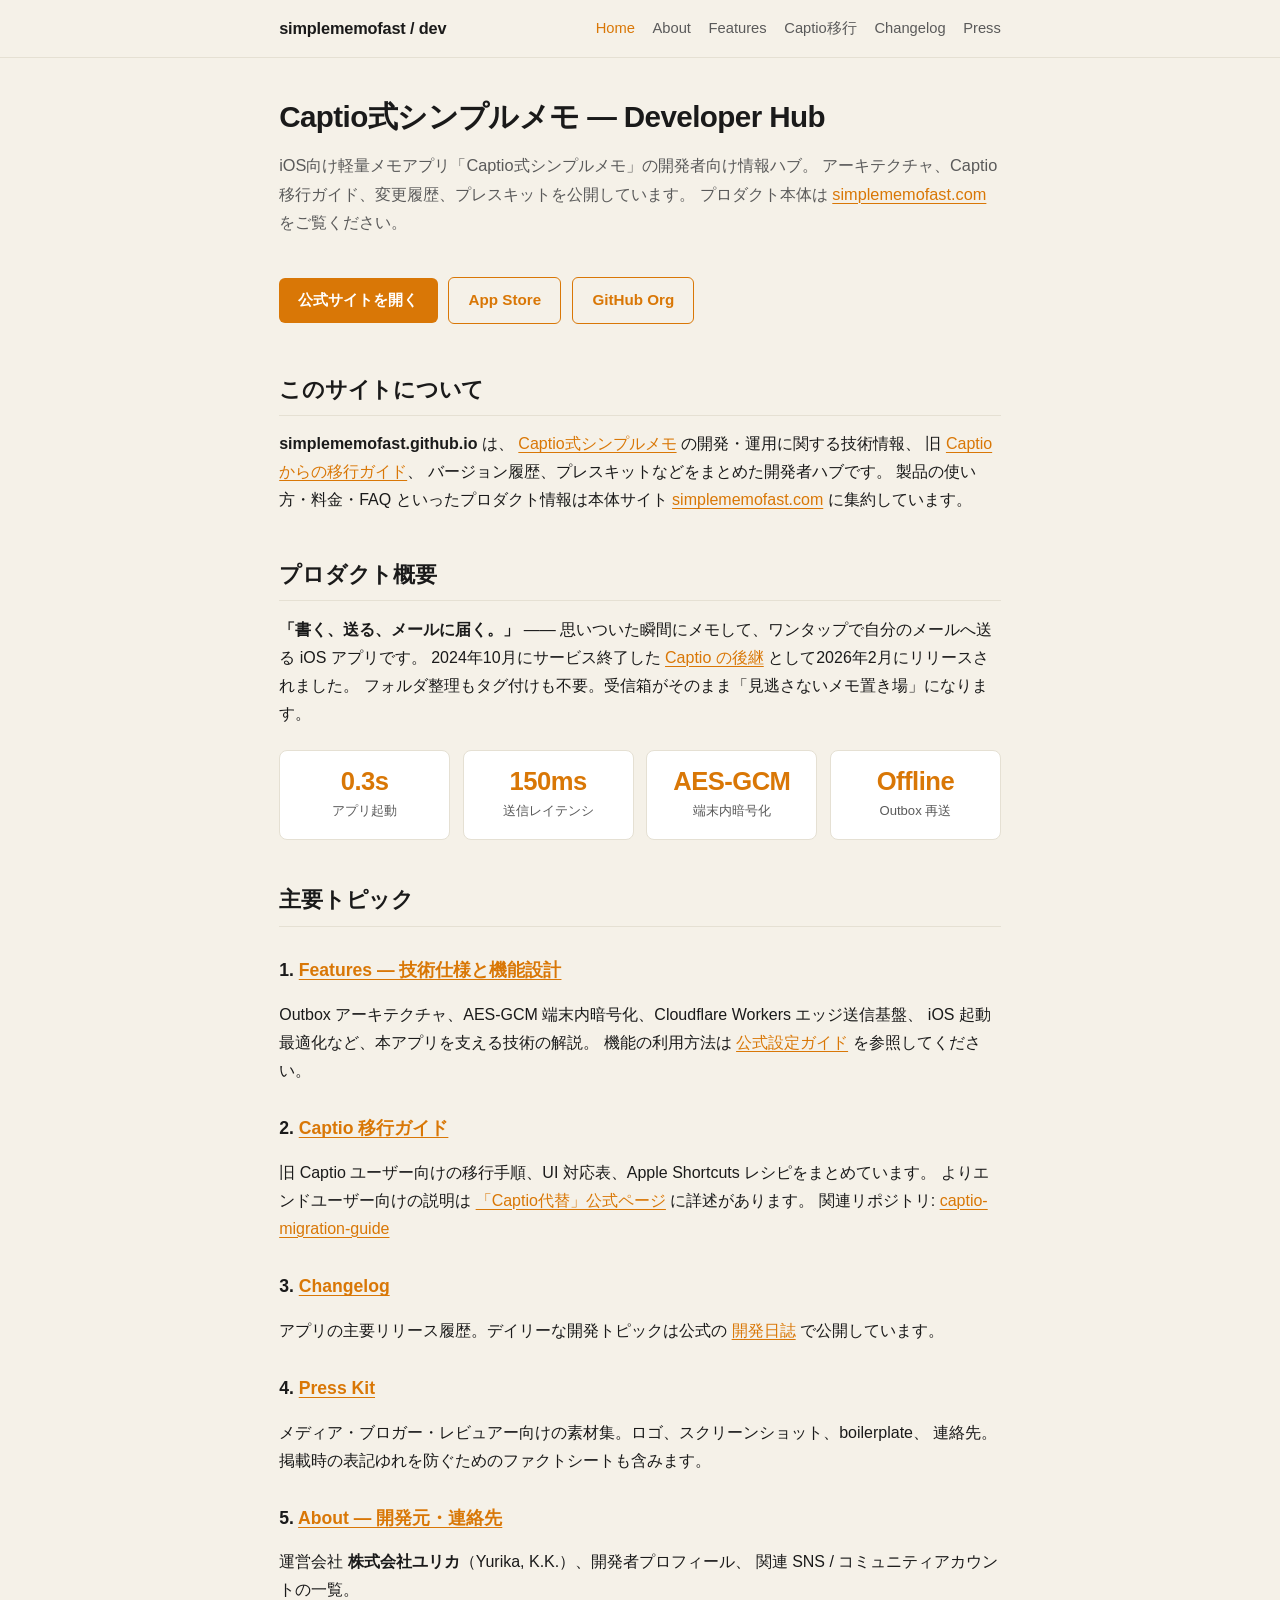
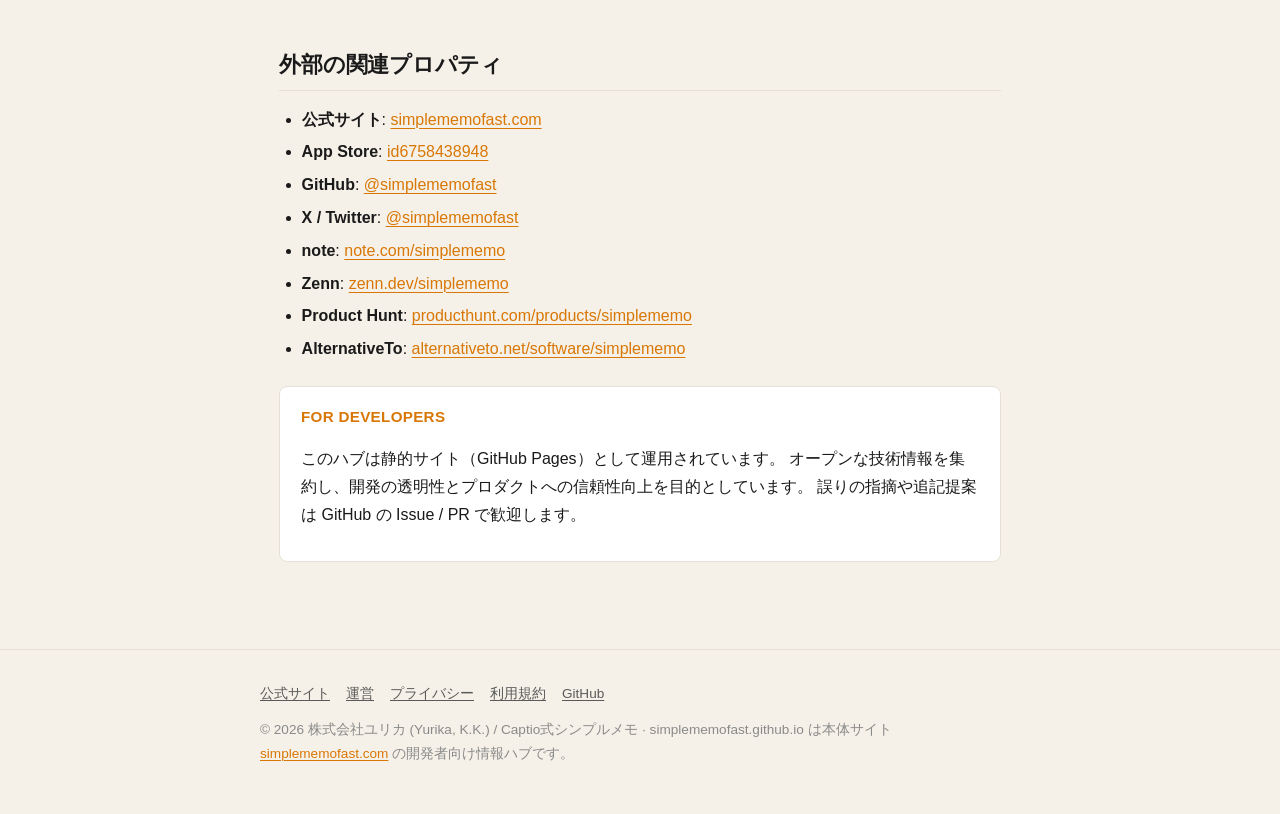
<file: index.html>
<!DOCTYPE html>
<html lang="ja">
<head>
<meta charset="UTF-8">
<meta name="viewport" content="width=device-width, initial-scale=1, viewport-fit=cover">
<title>Captio式シンプルメモ — Developer Hub | simplememofast</title>
<meta name="description" content="iOS向け軽量メモアプリ「Captio式シンプルメモ」の開発者ハブ。アーキテクチャ解説、Captio移行ガイド、変更履歴、プレスキット、技術スタック (Swift / UIKit / Cloudflare Workers) を公開しています。">
<meta name="robots" content="index,follow,max-image-preview:large,max-snippet:-1">
<link rel="canonical" href="https://simplememofast.github.io/">
<link rel="alternate" hreflang="ja" href="https://simplememofast.github.io/">
<link rel="alternate" hreflang="x-default" href="https://simplememofast.github.io/">

<meta property="og:type" content="website">
<meta property="og:locale" content="ja_JP">
<meta property="og:title" content="Captio式シンプルメモ — Developer Hub">
<meta property="og:description" content="iOS向け軽量メモアプリ「Captio式シンプルメモ」の開発者ハブ。アーキテクチャ、移行ガイド、変更履歴、プレスキットを公開。">
<meta property="og:url" content="https://simplememofast.github.io/">
<meta property="og:site_name" content="simplememofast — Developer Hub">
<meta property="og:image" content="https://simplememofast.com/assets/img/og/index.png">
<meta name="twitter:card" content="summary_large_image">
<meta name="twitter:site" content="@simplememofast">

<link rel="stylesheet" href="/assets/css/style.css">

<script type="application/ld+json">
{
  "@context": "https://schema.org",
  "@type": "SoftwareApplication",
  "name": "Captio式シンプルメモ",
  "alternateName": ["Simple Memo Fast", "軽快シンプルメモ"],
  "applicationCategory": "ProductivityApplication",
  "operatingSystem": "iOS 16+",
  "url": "https://simplememofast.com/",
  "sameAs": [
    "https://github.com/simplememofast",
    "https://x.com/simplememofast",
    "https://note.com/simplememo",
    "https://zenn.dev/simplememo",
    "https://www.producthunt.com/products/simplememo",
    "https://alternativeto.net/software/simplememo/"
  ],
  "downloadUrl": "https://apps.apple.com/jp/app/id6758438948",
  "offers": [
    { "@type": "Offer", "name": "Free", "price": "0", "priceCurrency": "JPY" },
    { "@type": "Offer", "name": "Premium 月額", "price": "500", "priceCurrency": "JPY" },
    { "@type": "Offer", "name": "Premium 年額", "price": "5000", "priceCurrency": "JPY" }
  ],
  "publisher": {
    "@type": "Organization",
    "name": "株式会社ユリカ",
    "alternateName": "Yurika, K.K.",
    "url": "https://simplememofast.com/about/"
  }
}
</script>

<script type="application/ld+json">
{
  "@context": "https://schema.org",
  "@type": "WebSite",
  "name": "simplememofast — Developer Hub",
  "url": "https://simplememofast.github.io/",
  "publisher": {
    "@type": "Organization",
    "name": "株式会社ユリカ",
    "url": "https://simplememofast.com/about/"
  }
}
</script>
</head>
<body>

<header class="site-header">
  <div class="inner">
    <a href="/" class="brand">simplememofast / dev</a>
    <nav>
      <a href="/" aria-current="page">Home</a>
      <a href="/about.html">About</a>
      <a href="/features.html">Features</a>
      <a href="/captio-migration.html">Captio移行</a>
      <a href="/changelog.html">Changelog</a>
      <a href="/press.html">Press</a>
    </nav>
  </div>
</header>

<main>
  <article>
    <header class="page-header">
      <h1>Captio式シンプルメモ — Developer Hub</h1>
      <p class="lead">
        iOS向け軽量メモアプリ「Captio式シンプルメモ」の開発者向け情報ハブ。
        アーキテクチャ、Captio 移行ガイド、変更履歴、プレスキットを公開しています。
        プロダクト本体は <a href="https://simplememofast.com/">simplememofast.com</a> をご覧ください。
      </p>
    </header>

    <p>
      <a class="btn" href="https://simplememofast.com/">公式サイトを開く</a>
      <a class="btn secondary" href="https://apps.apple.com/jp/app/id6758438948">App Store</a>
      <a class="btn secondary" href="https://github.com/simplememofast">GitHub Org</a>
    </p>

    <h2>このサイトについて</h2>
    <p>
      <strong>simplememofast.github.io</strong> は、
      <a href="https://simplememofast.com/">Captio式シンプルメモ</a> の開発・運用に関する技術情報、
      旧 <a href="https://simplememofast.com/captio-alternative/">Captio からの移行ガイド</a>、
      バージョン履歴、プレスキットなどをまとめた開発者ハブです。
      製品の使い方・料金・FAQ といったプロダクト情報は本体サイト
      <a href="https://simplememofast.com/">simplememofast.com</a> に集約しています。
    </p>

    <h2>プロダクト概要</h2>
    <p>
      <strong>「書く、送る、メールに届く。」</strong> ——
      思いついた瞬間にメモして、ワンタップで自分のメールへ送る iOS アプリです。
      2024年10月にサービス終了した <a href="https://simplememofast.com/blog/captio-discontinued">Captio の後継</a> として2026年2月にリリースされました。
      フォルダ整理もタグ付けも不要。受信箱がそのまま「見逃さないメモ置き場」になります。
    </p>

    <div class="stat-grid">
      <div class="stat">
        <div class="stat-num">0.3s</div>
        <div class="stat-label">アプリ起動</div>
      </div>
      <div class="stat">
        <div class="stat-num">150ms</div>
        <div class="stat-label">送信レイテンシ</div>
      </div>
      <div class="stat">
        <div class="stat-num">AES-GCM</div>
        <div class="stat-label">端末内暗号化</div>
      </div>
      <div class="stat">
        <div class="stat-num">Offline</div>
        <div class="stat-label">Outbox 再送</div>
      </div>
    </div>

    <h2>主要トピック</h2>

    <h3>1. <a href="/features.html">Features — 技術仕様と機能設計</a></h3>
    <p>
      Outbox アーキテクチャ、AES-GCM 端末内暗号化、Cloudflare Workers エッジ送信基盤、
      iOS 起動最適化など、本アプリを支える技術の解説。
      機能の利用方法は <a href="https://simplememofast.com/guides/">公式設定ガイド</a> を参照してください。
    </p>

    <h3>2. <a href="/captio-migration.html">Captio 移行ガイド</a></h3>
    <p>
      旧 Captio ユーザー向けの移行手順、UI 対応表、Apple Shortcuts レシピをまとめています。
      よりエンドユーザー向けの説明は
      <a href="https://simplememofast.com/captio-alternative/">「Captio代替」公式ページ</a> に詳述があります。
      関連リポジトリ:
      <a href="https://github.com/simplememofast/captio-migration-guide">captio-migration-guide</a>
    </p>

    <h3>3. <a href="/changelog.html">Changelog</a></h3>
    <p>
      アプリの主要リリース履歴。デイリーな開発トピックは公式の
      <a href="https://simplememofast.com/devlog/">開発日誌</a> で公開しています。
    </p>

    <h3>4. <a href="/press.html">Press Kit</a></h3>
    <p>
      メディア・ブロガー・レビュアー向けの素材集。ロゴ、スクリーンショット、boilerplate、
      連絡先。掲載時の表記ゆれを防ぐためのファクトシートも含みます。
    </p>

    <h3>5. <a href="/about.html">About — 開発元・連絡先</a></h3>
    <p>
      運営会社 <strong>株式会社ユリカ</strong>（Yurika, K.K.）、開発者プロフィール、
      関連 SNS / コミュニティアカウントの一覧。
    </p>

    <h2>外部の関連プロパティ</h2>
    <ul>
      <li><strong>公式サイト</strong>: <a href="https://simplememofast.com/">simplememofast.com</a></li>
      <li><strong>App Store</strong>: <a href="https://apps.apple.com/jp/app/id6758438948">id6758438948</a></li>
      <li><strong>GitHub</strong>: <a href="https://github.com/simplememofast">@simplememofast</a></li>
      <li><strong>X / Twitter</strong>: <a href="https://x.com/simplememofast">@simplememofast</a></li>
      <li><strong>note</strong>: <a href="https://note.com/simplememo">note.com/simplememo</a></li>
      <li><strong>Zenn</strong>: <a href="https://zenn.dev/simplememo">zenn.dev/simplememo</a></li>
      <li><strong>Product Hunt</strong>: <a href="https://www.producthunt.com/products/simplememo">producthunt.com/products/simplememo</a></li>
      <li><strong>AlternativeTo</strong>: <a href="https://alternativeto.net/software/simplememo/">alternativeto.net/software/simplememo</a></li>
    </ul>

    <div class="callout">
      <div class="callout-title">For Developers</div>
      <p>
        このハブは静的サイト（GitHub Pages）として運用されています。
        オープンな技術情報を集約し、開発の透明性とプロダクトへの信頼性向上を目的としています。
        誤りの指摘や追記提案は GitHub の Issue / PR で歓迎します。
      </p>
    </div>
  </article>
</main>

<footer class="site-footer">
  <div class="inner">
    <div class="links">
      <a href="https://simplememofast.com/">公式サイト</a>
      <a href="https://simplememofast.com/about/">運営</a>
      <a href="https://simplememofast.com/privacy">プライバシー</a>
      <a href="https://simplememofast.com/terms">利用規約</a>
      <a href="https://github.com/simplememofast">GitHub</a>
    </div>
    <div class="copy">
      © 2026 株式会社ユリカ (Yurika, K.K.) / Captio式シンプルメモ ·
      simplememofast.github.io は本体サイト
      <a href="https://simplememofast.com/">simplememofast.com</a> の開発者向け情報ハブです。
    </div>
  </div>
</footer>

</body>
</html>
</file>
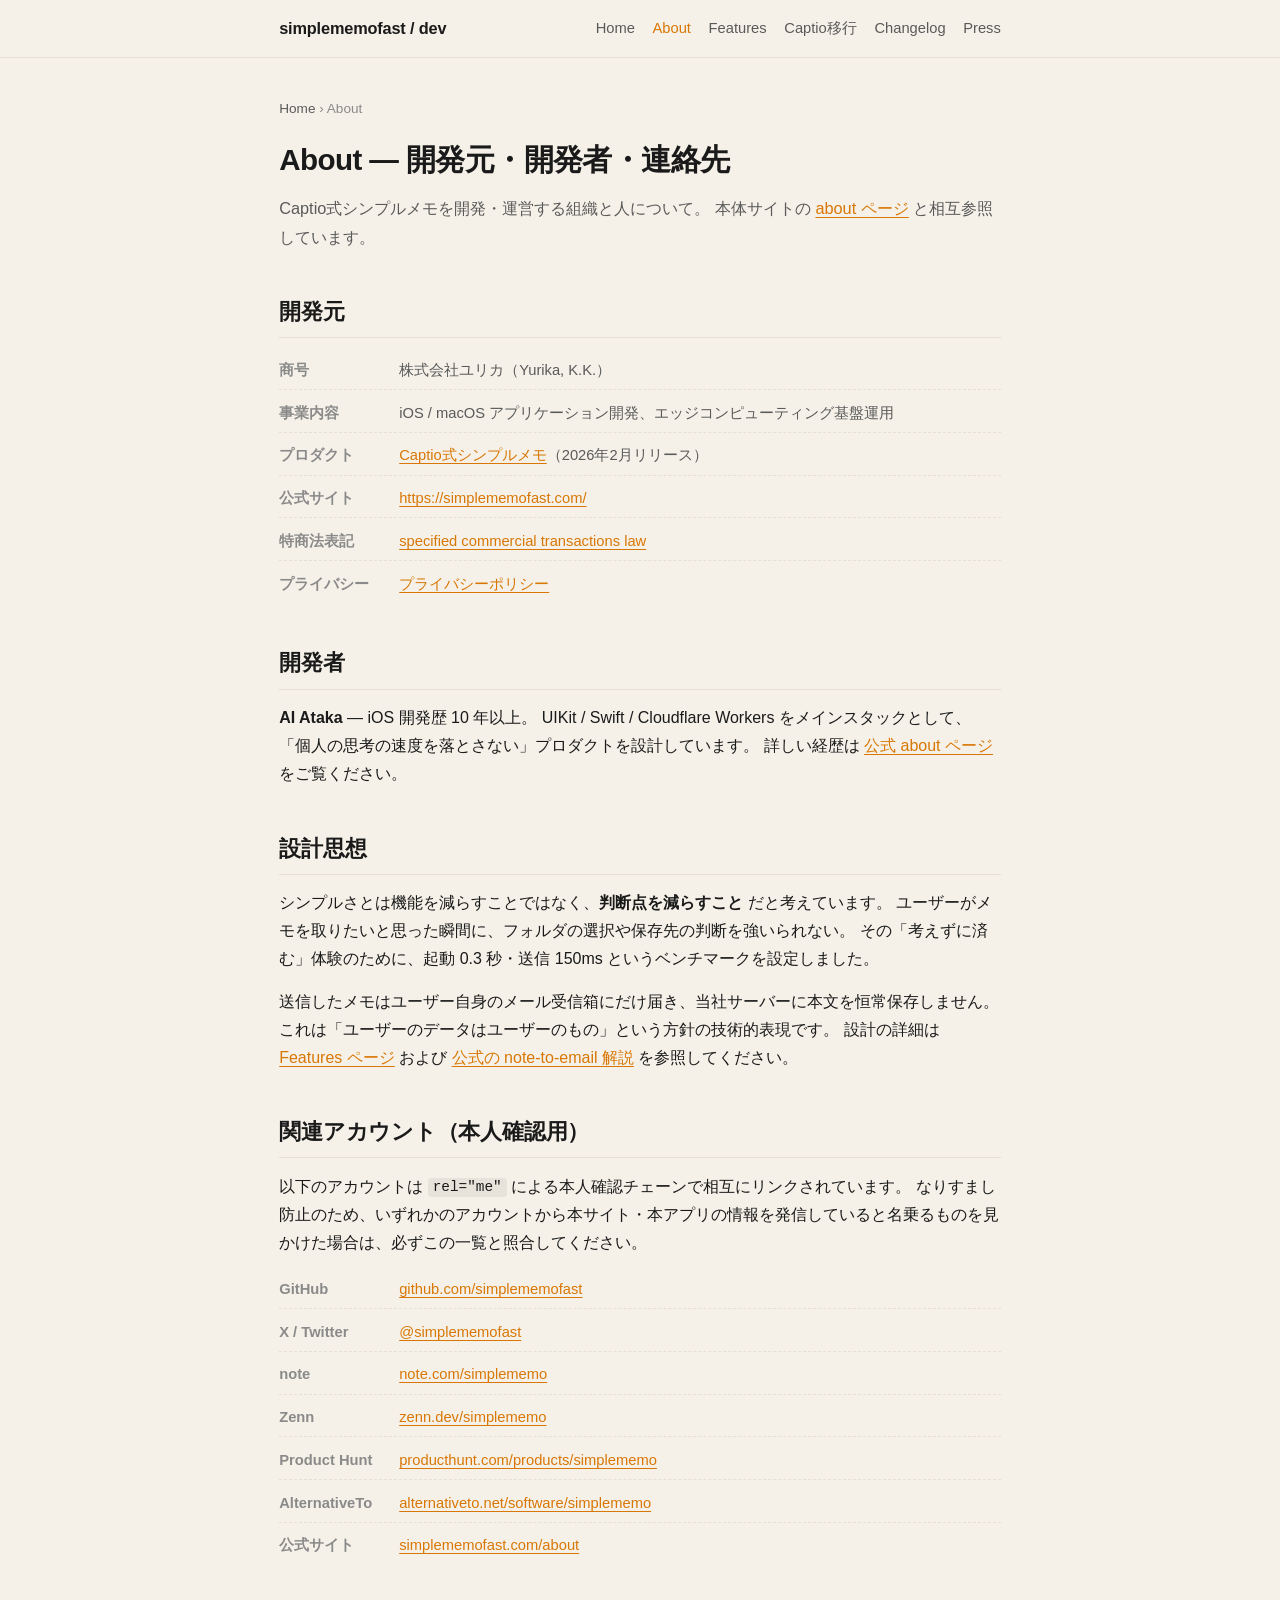
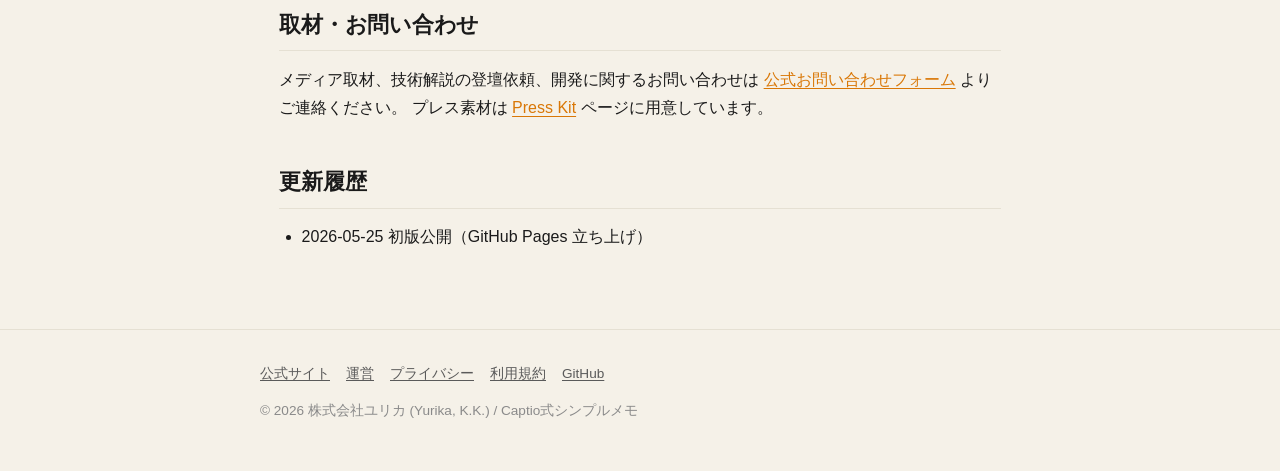
<file: about.html>
<!DOCTYPE html>
<html lang="ja">
<head>
<meta charset="UTF-8">
<meta name="viewport" content="width=device-width, initial-scale=1, viewport-fit=cover">
<title>About — 開発元・連絡先 | simplememofast Developer Hub</title>
<meta name="description" content="Captio式シンプルメモを開発・運営する株式会社ユリカ (Yurika, K.K.) と開発者 AI Ataka の紹介、関連アカウント一覧、お問い合わせ窓口。">
<meta name="robots" content="index,follow">
<link rel="canonical" href="https://simplememofast.github.io/about.html">

<meta property="og:type" content="profile">
<meta property="og:locale" content="ja_JP">
<meta property="og:title" content="About — 開発元・連絡先 | simplememofast Developer Hub">
<meta property="og:description" content="株式会社ユリカ と開発者 AI Ataka の紹介、関連アカウント、お問い合わせ。">
<meta property="og:url" content="https://simplememofast.github.io/about.html">
<meta property="og:site_name" content="simplememofast — Developer Hub">

<link rel="stylesheet" href="/assets/css/style.css">

<!-- rel="me" 本人確認チェーン: simplememofast.com / X / GitHub と相互リンク -->
<link rel="me" href="https://github.com/simplememofast">
<link rel="me" href="https://x.com/simplememofast">
<link rel="me" href="https://simplememofast.com/about/">

<script type="application/ld+json">
{
  "@context": "https://schema.org",
  "@type": "Organization",
  "name": "株式会社ユリカ",
  "alternateName": ["Yurika, K.K.", "Yurika Inc."],
  "url": "https://simplememofast.com/about/",
  "logo": "https://simplememofast.com/assets/img/app-icon-256.webp",
  "sameAs": [
    "https://github.com/simplememofast",
    "https://x.com/simplememofast",
    "https://note.com/simplememo",
    "https://zenn.dev/simplememo",
    "https://www.producthunt.com/products/simplememo",
    "https://alternativeto.net/software/simplememo/"
  ]
}
</script>

<script type="application/ld+json">
{
  "@context": "https://schema.org",
  "@type": "BreadcrumbList",
  "itemListElement": [
    { "@type": "ListItem", "position": 1, "name": "Home", "item": "https://simplememofast.github.io/" },
    { "@type": "ListItem", "position": 2, "name": "About", "item": "https://simplememofast.github.io/about.html" }
  ]
}
</script>
</head>
<body>

<header class="site-header">
  <div class="inner">
    <a href="/" class="brand">simplememofast / dev</a>
    <nav>
      <a href="/">Home</a>
      <a href="/about.html" aria-current="page">About</a>
      <a href="/features.html">Features</a>
      <a href="/captio-migration.html">Captio移行</a>
      <a href="/changelog.html">Changelog</a>
      <a href="/press.html">Press</a>
    </nav>
  </div>
</header>

<main>
  <article>
    <nav class="breadcrumb" aria-label="breadcrumb">
      <a href="/">Home</a> › About
    </nav>

    <header class="page-header">
      <h1>About — 開発元・開発者・連絡先</h1>
      <p class="lead">
        Captio式シンプルメモを開発・運営する組織と人について。
        本体サイトの <a rel="me" href="https://simplememofast.com/about/">about ページ</a> と相互参照しています。
      </p>
    </header>

    <h2>開発元</h2>
    <ul class="meta-list">
      <li><span class="k">商号</span>株式会社ユリカ（Yurika, K.K.）</li>
      <li><span class="k">事業内容</span>iOS / macOS アプリケーション開発、エッジコンピューティング基盤運用</li>
      <li><span class="k">プロダクト</span><a href="https://simplememofast.com/">Captio式シンプルメモ</a>（2026年2月リリース）</li>
      <li><span class="k">公式サイト</span><a href="https://simplememofast.com/">https://simplememofast.com/</a></li>
      <li><span class="k">特商法表記</span><a href="https://simplememofast.com/legal">specified commercial transactions law</a></li>
      <li><span class="k">プライバシー</span><a href="https://simplememofast.com/privacy">プライバシーポリシー</a></li>
    </ul>

    <h2>開発者</h2>
    <p>
      <strong>AI Ataka</strong> — iOS 開発歴 10 年以上。
      UIKit / Swift / Cloudflare Workers をメインスタックとして、
      「個人の思考の速度を落とさない」プロダクトを設計しています。
      詳しい経歴は <a href="https://simplememofast.com/about/">公式 about ページ</a> をご覧ください。
    </p>

    <h2>設計思想</h2>
    <p>
      シンプルさとは機能を減らすことではなく、<strong>判断点を減らすこと</strong> だと考えています。
      ユーザーがメモを取りたいと思った瞬間に、フォルダの選択や保存先の判断を強いられない。
      その「考えずに済む」体験のために、起動 0.3 秒・送信 150ms というベンチマークを設定しました。
    </p>
    <p>
      送信したメモはユーザー自身のメール受信箱にだけ届き、当社サーバーに本文を恒常保存しません。
      これは「ユーザーのデータはユーザーのもの」という方針の技術的表現です。
      設計の詳細は <a href="/features.html">Features ページ</a> および
      <a href="https://simplememofast.com/note-to-email/">公式の note-to-email 解説</a> を参照してください。
    </p>

    <h2>関連アカウント（本人確認用）</h2>
    <p>
      以下のアカウントは <code>rel="me"</code> による本人確認チェーンで相互にリンクされています。
      なりすまし防止のため、いずれかのアカウントから本サイト・本アプリの情報を発信していると名乗るものを見かけた場合は、必ずこの一覧と照合してください。
    </p>
    <ul class="meta-list">
      <li><span class="k">GitHub</span><a rel="me" href="https://github.com/simplememofast">github.com/simplememofast</a></li>
      <li><span class="k">X / Twitter</span><a rel="me" href="https://x.com/simplememofast">@simplememofast</a></li>
      <li><span class="k">note</span><a href="https://note.com/simplememo">note.com/simplememo</a></li>
      <li><span class="k">Zenn</span><a href="https://zenn.dev/simplememo">zenn.dev/simplememo</a></li>
      <li><span class="k">Product Hunt</span><a href="https://www.producthunt.com/products/simplememo">producthunt.com/products/simplememo</a></li>
      <li><span class="k">AlternativeTo</span><a href="https://alternativeto.net/software/simplememo/">alternativeto.net/software/simplememo</a></li>
      <li><span class="k">公式サイト</span><a rel="me" href="https://simplememofast.com/about/">simplememofast.com/about</a></li>
    </ul>

    <h2>取材・お問い合わせ</h2>
    <p>
      メディア取材、技術解説の登壇依頼、開発に関するお問い合わせは
      <a href="https://simplememofast.com/contact">公式お問い合わせフォーム</a> よりご連絡ください。
      プレス素材は <a href="/press.html">Press Kit</a> ページに用意しています。
    </p>

    <h2>更新履歴</h2>
    <ul>
      <li>2026-05-25 初版公開（GitHub Pages 立ち上げ）</li>
    </ul>
  </article>
</main>

<footer class="site-footer">
  <div class="inner">
    <div class="links">
      <a href="https://simplememofast.com/">公式サイト</a>
      <a href="https://simplememofast.com/about/">運営</a>
      <a href="https://simplememofast.com/privacy">プライバシー</a>
      <a href="https://simplememofast.com/terms">利用規約</a>
      <a href="https://github.com/simplememofast">GitHub</a>
    </div>
    <div class="copy">
      © 2026 株式会社ユリカ (Yurika, K.K.) / Captio式シンプルメモ
    </div>
  </div>
</footer>

</body>
</html>
</file>
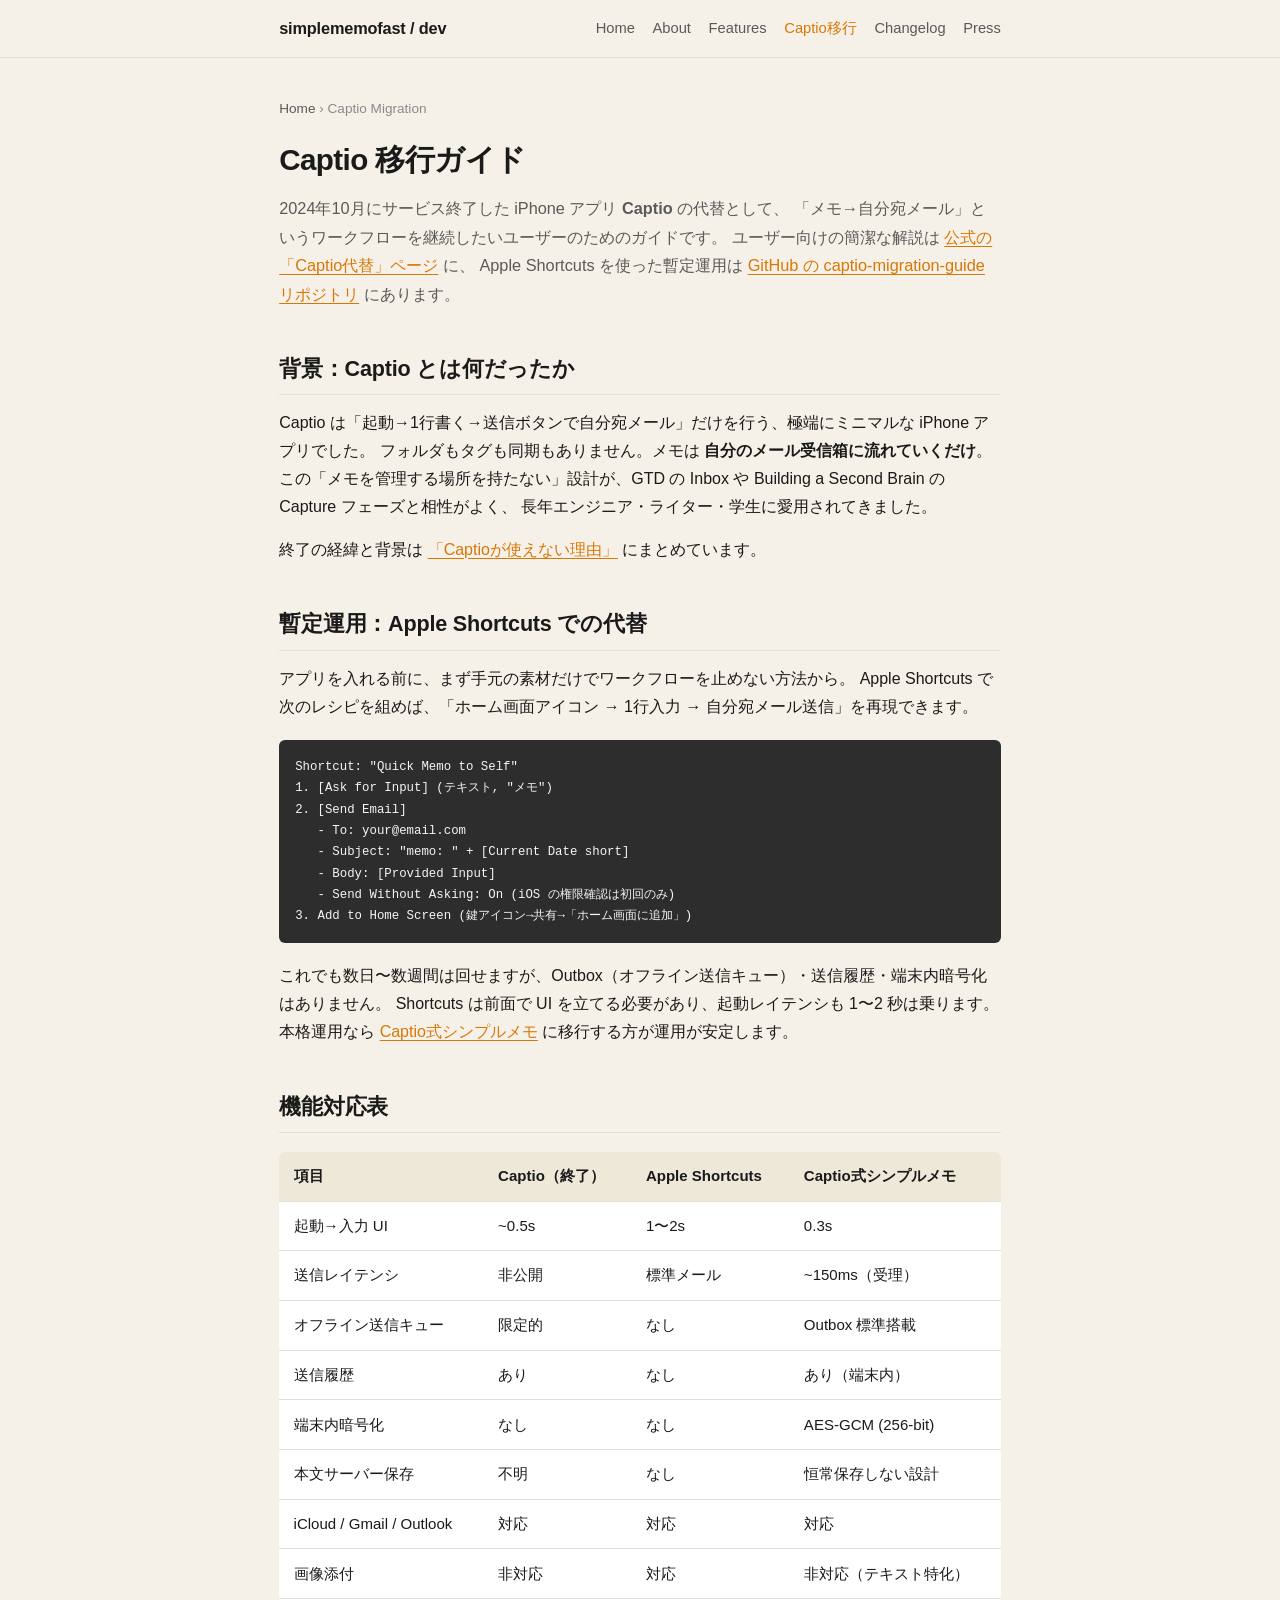
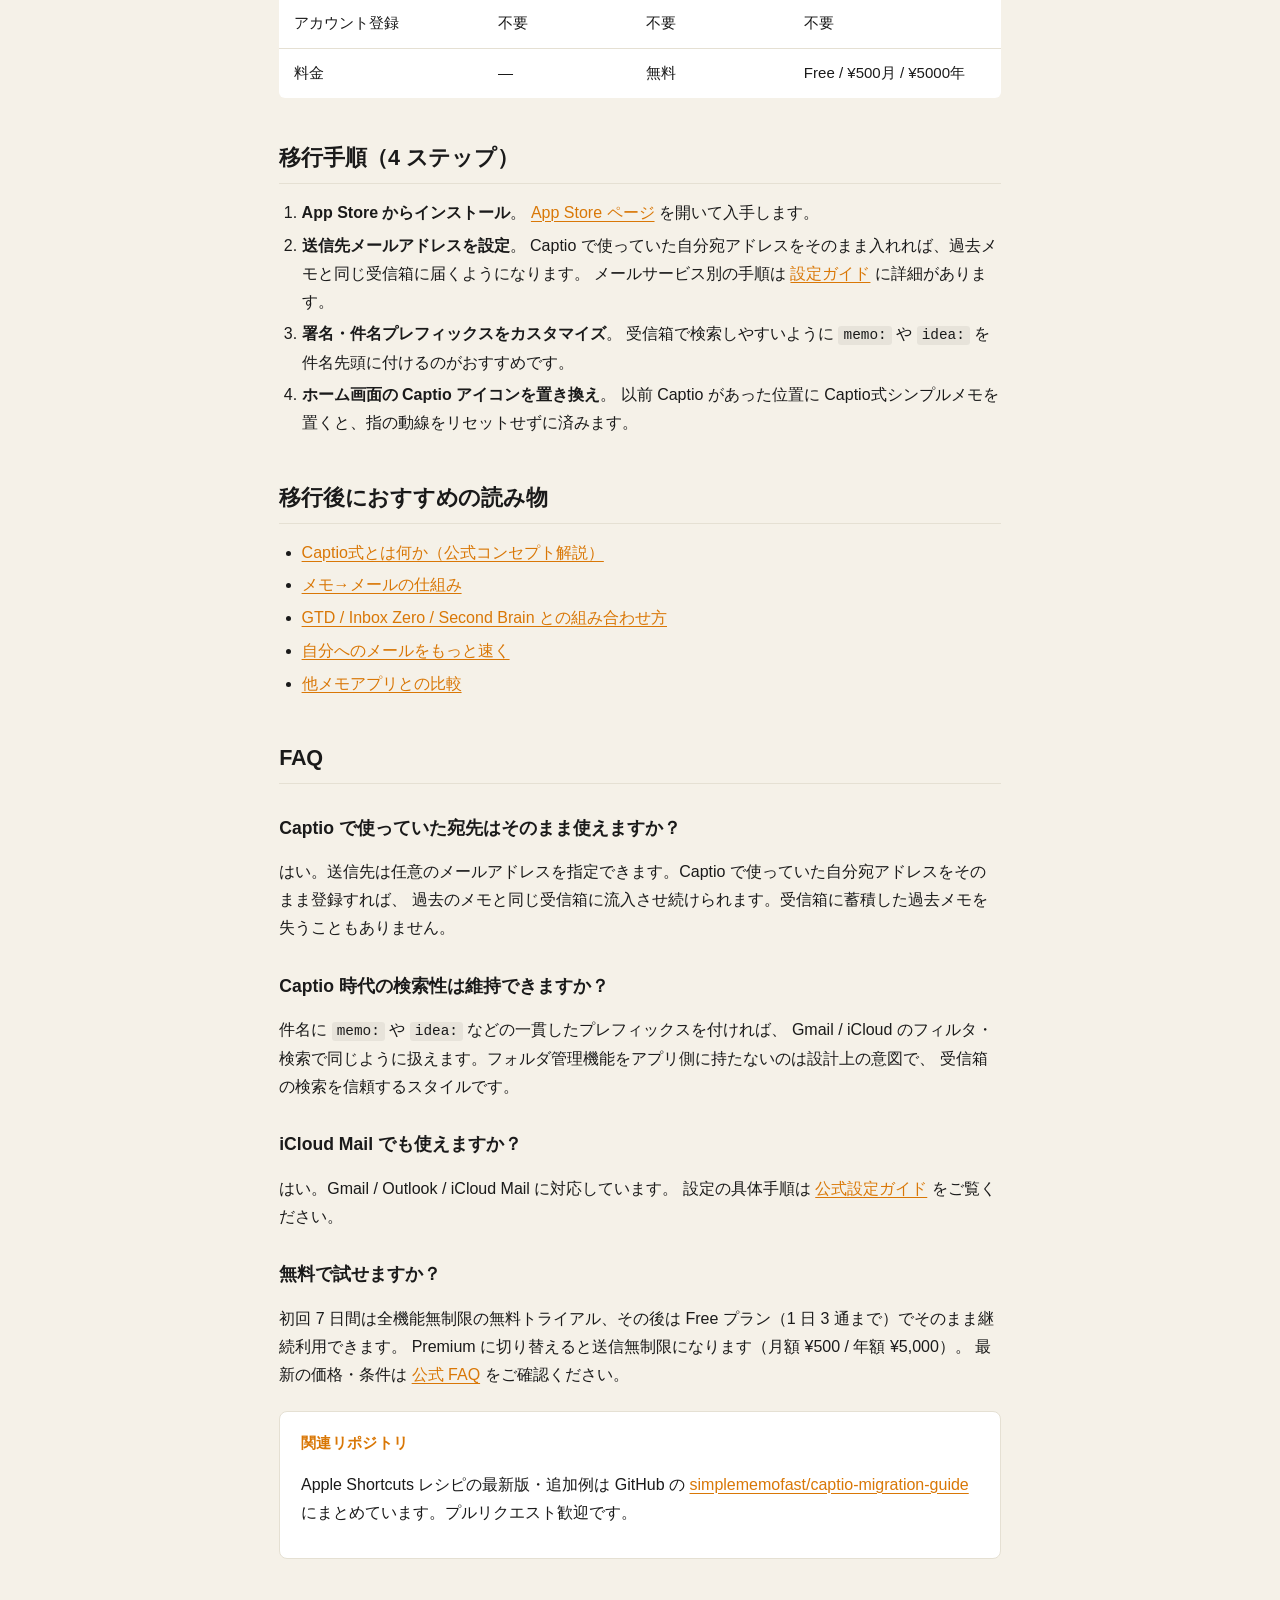
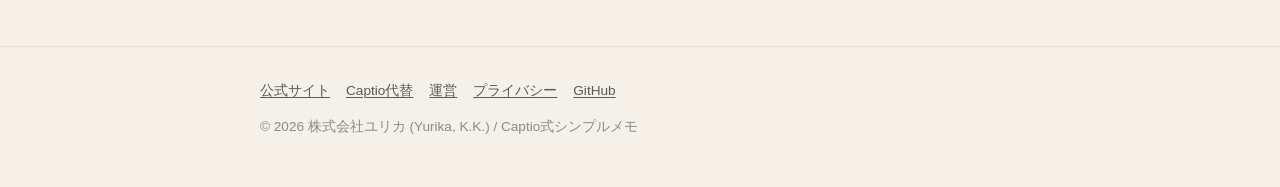
<file: captio-migration.html>
<!DOCTYPE html>
<html lang="ja">
<head>
<meta charset="UTF-8">
<meta name="viewport" content="width=device-width, initial-scale=1, viewport-fit=cover">
<title>Captio 移行ガイド — 2024年終了後の代替手段 | simplememofast Developer Hub</title>
<meta name="description" content="2024年10月に終了した iPhone アプリ Captio の代替・移行ガイド。Apple Shortcuts を使った暫定運用、Captio式シンプルメモへの移行手順、機能対応表、FAQ。">
<meta name="robots" content="index,follow">
<link rel="canonical" href="https://simplememofast.github.io/captio-migration.html">

<meta property="og:type" content="article">
<meta property="og:locale" content="ja_JP">
<meta property="og:title" content="Captio 移行ガイド — 2024年終了後の代替手段">
<meta property="og:description" content="Captio 終了後に「メモ→自分宛メール」ワークフローを継続するための移行ガイド。比較表・Shortcuts レシピ・FAQ。">
<meta property="og:url" content="https://simplememofast.github.io/captio-migration.html">

<link rel="stylesheet" href="/assets/css/style.css">

<script type="application/ld+json">
{
  "@context": "https://schema.org",
  "@type": "HowTo",
  "name": "Captio から Captio式シンプルメモへの移行",
  "description": "2024年10月に終了した Captio の代替として、Captio式シンプルメモへ「メモ→自分宛メール」ワークフローを移行する手順。",
  "step": [
    { "@type": "HowToStep", "name": "App Store からインストール", "url": "https://apps.apple.com/jp/app/id6758438948" },
    { "@type": "HowToStep", "name": "送信先メールアドレスを設定", "url": "https://simplememofast.com/guides/" },
    { "@type": "HowToStep", "name": "署名・件名プレフィックスをカスタマイズ", "url": "https://simplememofast.com/guides/" },
    { "@type": "HowToStep", "name": "Shortcuts / ホーム画面からの起動を確認", "url": "https://simplememofast.com/guides/" }
  ]
}
</script>

<script type="application/ld+json">
{
  "@context": "https://schema.org",
  "@type": "FAQPage",
  "mainEntity": [
    {
      "@type": "Question",
      "name": "Captio はなぜ終了したのですか？",
      "acceptedAnswer": {
        "@type": "Answer",
        "text": "オリジナルの Captio は 2024 年 10 月にサービス提供を終了しました。背景は公式の解説記事を参照してください。"
      }
    },
    {
      "@type": "Question",
      "name": "Captio で使っていた送信先アドレスはそのまま使えますか？",
      "acceptedAnswer": {
        "@type": "Answer",
        "text": "はい。送信先メールアドレスは自分の任意のアドレスを設定できるため、Captio で使っていた宛先をそのまま登録できます。受信箱に蓄積した過去メモを失うこともありません。"
      }
    },
    {
      "@type": "Question",
      "name": "Captio との UI 差分はどのくらいありますか？",
      "acceptedAnswer": {
        "@type": "Answer",
        "text": "起動→入力→送信の3操作はほぼ同一です。Captio式シンプルメモではオフライン Outbox と送信履歴が標準搭載されている点が大きな差分です。"
      }
    },
    {
      "@type": "Question",
      "name": "iCloud Mail でも使えますか？",
      "acceptedAnswer": {
        "@type": "Answer",
        "text": "Gmail / Outlook / iCloud Mail いずれにも送信できます。設定方法はメールサービスごとに公式ガイドで案内しています。"
      }
    }
  ]
}
</script>

<script type="application/ld+json">
{
  "@context": "https://schema.org",
  "@type": "BreadcrumbList",
  "itemListElement": [
    { "@type": "ListItem", "position": 1, "name": "Home", "item": "https://simplememofast.github.io/" },
    { "@type": "ListItem", "position": 2, "name": "Captio Migration", "item": "https://simplememofast.github.io/captio-migration.html" }
  ]
}
</script>
</head>
<body>

<header class="site-header">
  <div class="inner">
    <a href="/" class="brand">simplememofast / dev</a>
    <nav>
      <a href="/">Home</a>
      <a href="/about.html">About</a>
      <a href="/features.html">Features</a>
      <a href="/captio-migration.html" aria-current="page">Captio移行</a>
      <a href="/changelog.html">Changelog</a>
      <a href="/press.html">Press</a>
    </nav>
  </div>
</header>

<main>
  <article>
    <nav class="breadcrumb" aria-label="breadcrumb">
      <a href="/">Home</a> › Captio Migration
    </nav>

    <header class="page-header">
      <h1>Captio 移行ガイド</h1>
      <p class="lead">
        2024年10月にサービス終了した iPhone アプリ <strong>Captio</strong> の代替として、
        「メモ→自分宛メール」というワークフローを継続したいユーザーのためのガイドです。
        ユーザー向けの簡潔な解説は <a href="https://simplememofast.com/captio-alternative/">公式の「Captio代替」ページ</a> に、
        Apple Shortcuts を使った暫定運用は <a href="https://github.com/simplememofast/captio-migration-guide">GitHub の captio-migration-guide リポジトリ</a> にあります。
      </p>
    </header>

    <h2>背景：Captio とは何だったか</h2>
    <p>
      Captio は「起動→1行書く→送信ボタンで自分宛メール」だけを行う、極端にミニマルな iPhone アプリでした。
      フォルダもタグも同期もありません。メモは <strong>自分のメール受信箱に流れていくだけ</strong>。
      この「メモを管理する場所を持たない」設計が、GTD の Inbox や Building a Second Brain の Capture フェーズと相性がよく、
      長年エンジニア・ライター・学生に愛用されてきました。
    </p>
    <p>
      終了の経緯と背景は <a href="https://simplememofast.com/blog/captio-discontinued">「Captioが使えない理由」</a> にまとめています。
    </p>

    <h2>暫定運用：Apple Shortcuts での代替</h2>
    <p>
      アプリを入れる前に、まず手元の素材だけでワークフローを止めない方法から。
      Apple Shortcuts で次のレシピを組めば、「ホーム画面アイコン → 1行入力 → 自分宛メール送信」を再現できます。
    </p>
    <pre><code>Shortcut: "Quick Memo to Self"
1. [Ask for Input] (テキスト, "メモ")
2. [Send Email]
   - To: your@email.com
   - Subject: "memo: " + [Current Date short]
   - Body: [Provided Input]
   - Send Without Asking: On (iOS の権限確認は初回のみ)
3. Add to Home Screen (鍵アイコン→共有→「ホーム画面に追加」)</code></pre>
    <p>
      これでも数日〜数週間は回せますが、Outbox（オフライン送信キュー）・送信履歴・端末内暗号化はありません。
      Shortcuts は前面で UI を立てる必要があり、起動レイテンシも 1〜2 秒は乗ります。
      本格運用なら <a href="https://simplememofast.com/">Captio式シンプルメモ</a> に移行する方が運用が安定します。
    </p>

    <h2>機能対応表</h2>
    <table>
      <thead>
        <tr>
          <th>項目</th>
          <th>Captio（終了）</th>
          <th>Apple Shortcuts</th>
          <th>Captio式シンプルメモ</th>
        </tr>
      </thead>
      <tbody>
        <tr><td>起動→入力 UI</td><td>~0.5s</td><td>1〜2s</td><td>0.3s</td></tr>
        <tr><td>送信レイテンシ</td><td>非公開</td><td>標準メール</td><td>~150ms（受理）</td></tr>
        <tr><td>オフライン送信キュー</td><td>限定的</td><td>なし</td><td>Outbox 標準搭載</td></tr>
        <tr><td>送信履歴</td><td>あり</td><td>なし</td><td>あり（端末内）</td></tr>
        <tr><td>端末内暗号化</td><td>なし</td><td>なし</td><td>AES-GCM (256-bit)</td></tr>
        <tr><td>本文サーバー保存</td><td>不明</td><td>なし</td><td>恒常保存しない設計</td></tr>
        <tr><td>iCloud / Gmail / Outlook</td><td>対応</td><td>対応</td><td>対応</td></tr>
        <tr><td>画像添付</td><td>非対応</td><td>対応</td><td>非対応（テキスト特化）</td></tr>
        <tr><td>アカウント登録</td><td>不要</td><td>不要</td><td>不要</td></tr>
        <tr><td>料金</td><td>—</td><td>無料</td><td>Free / ¥500月 / ¥5000年</td></tr>
      </tbody>
    </table>

    <h2>移行手順（4 ステップ）</h2>
    <ol>
      <li>
        <strong>App Store からインストール</strong>。
        <a href="https://apps.apple.com/jp/app/id6758438948">App Store ページ</a> を開いて入手します。
      </li>
      <li>
        <strong>送信先メールアドレスを設定</strong>。
        Captio で使っていた自分宛アドレスをそのまま入れれば、過去メモと同じ受信箱に届くようになります。
        メールサービス別の手順は <a href="https://simplememofast.com/guides/">設定ガイド</a> に詳細があります。
      </li>
      <li>
        <strong>署名・件名プレフィックスをカスタマイズ</strong>。
        受信箱で検索しやすいように <code>memo:</code> や <code>idea:</code> を件名先頭に付けるのがおすすめです。
      </li>
      <li>
        <strong>ホーム画面の Captio アイコンを置き換え</strong>。
        以前 Captio があった位置に Captio式シンプルメモを置くと、指の動線をリセットせずに済みます。
      </li>
    </ol>

    <h2>移行後におすすめの読み物</h2>
    <ul>
      <li><a href="https://simplememofast.com/captio/">Captio式とは何か（公式コンセプト解説）</a></li>
      <li><a href="https://simplememofast.com/note-to-email/">メモ→メールの仕組み</a></li>
      <li><a href="https://simplememofast.com/methods/">GTD / Inbox Zero / Second Brain との組み合わせ方</a></li>
      <li><a href="https://simplememofast.com/blog/email-yourself-memo">自分へのメールをもっと速く</a></li>
      <li><a href="https://simplememofast.com/vs/">他メモアプリとの比較</a></li>
    </ul>

    <h2>FAQ</h2>

    <h3>Captio で使っていた宛先はそのまま使えますか？</h3>
    <p>
      はい。送信先は任意のメールアドレスを指定できます。Captio で使っていた自分宛アドレスをそのまま登録すれば、
      過去のメモと同じ受信箱に流入させ続けられます。受信箱に蓄積した過去メモを失うこともありません。
    </p>

    <h3>Captio 時代の検索性は維持できますか？</h3>
    <p>
      件名に <code>memo:</code> や <code>idea:</code> などの一貫したプレフィックスを付ければ、
      Gmail / iCloud のフィルタ・検索で同じように扱えます。フォルダ管理機能をアプリ側に持たないのは設計上の意図で、
      受信箱の検索を信頼するスタイルです。
    </p>

    <h3>iCloud Mail でも使えますか？</h3>
    <p>
      はい。Gmail / Outlook / iCloud Mail に対応しています。
      設定の具体手順は <a href="https://simplememofast.com/guides/">公式設定ガイド</a> をご覧ください。
    </p>

    <h3>無料で試せますか？</h3>
    <p>
      初回 7 日間は全機能無制限の無料トライアル、その後は Free プラン（1 日 3 通まで）でそのまま継続利用できます。
      Premium に切り替えると送信無制限になります（月額 ¥500 / 年額 ¥5,000）。
      最新の価格・条件は <a href="https://simplememofast.com/faq">公式 FAQ</a> をご確認ください。
    </p>

    <div class="callout">
      <div class="callout-title">関連リポジトリ</div>
      <p>
        Apple Shortcuts レシピの最新版・追加例は GitHub の
        <a href="https://github.com/simplememofast/captio-migration-guide">simplememofast/captio-migration-guide</a>
        にまとめています。プルリクエスト歓迎です。
      </p>
    </div>
  </article>
</main>

<footer class="site-footer">
  <div class="inner">
    <div class="links">
      <a href="https://simplememofast.com/">公式サイト</a>
      <a href="https://simplememofast.com/captio-alternative/">Captio代替</a>
      <a href="https://simplememofast.com/about/">運営</a>
      <a href="https://simplememofast.com/privacy">プライバシー</a>
      <a href="https://github.com/simplememofast">GitHub</a>
    </div>
    <div class="copy">© 2026 株式会社ユリカ (Yurika, K.K.) / Captio式シンプルメモ</div>
  </div>
</footer>

</body>
</html>
</file>
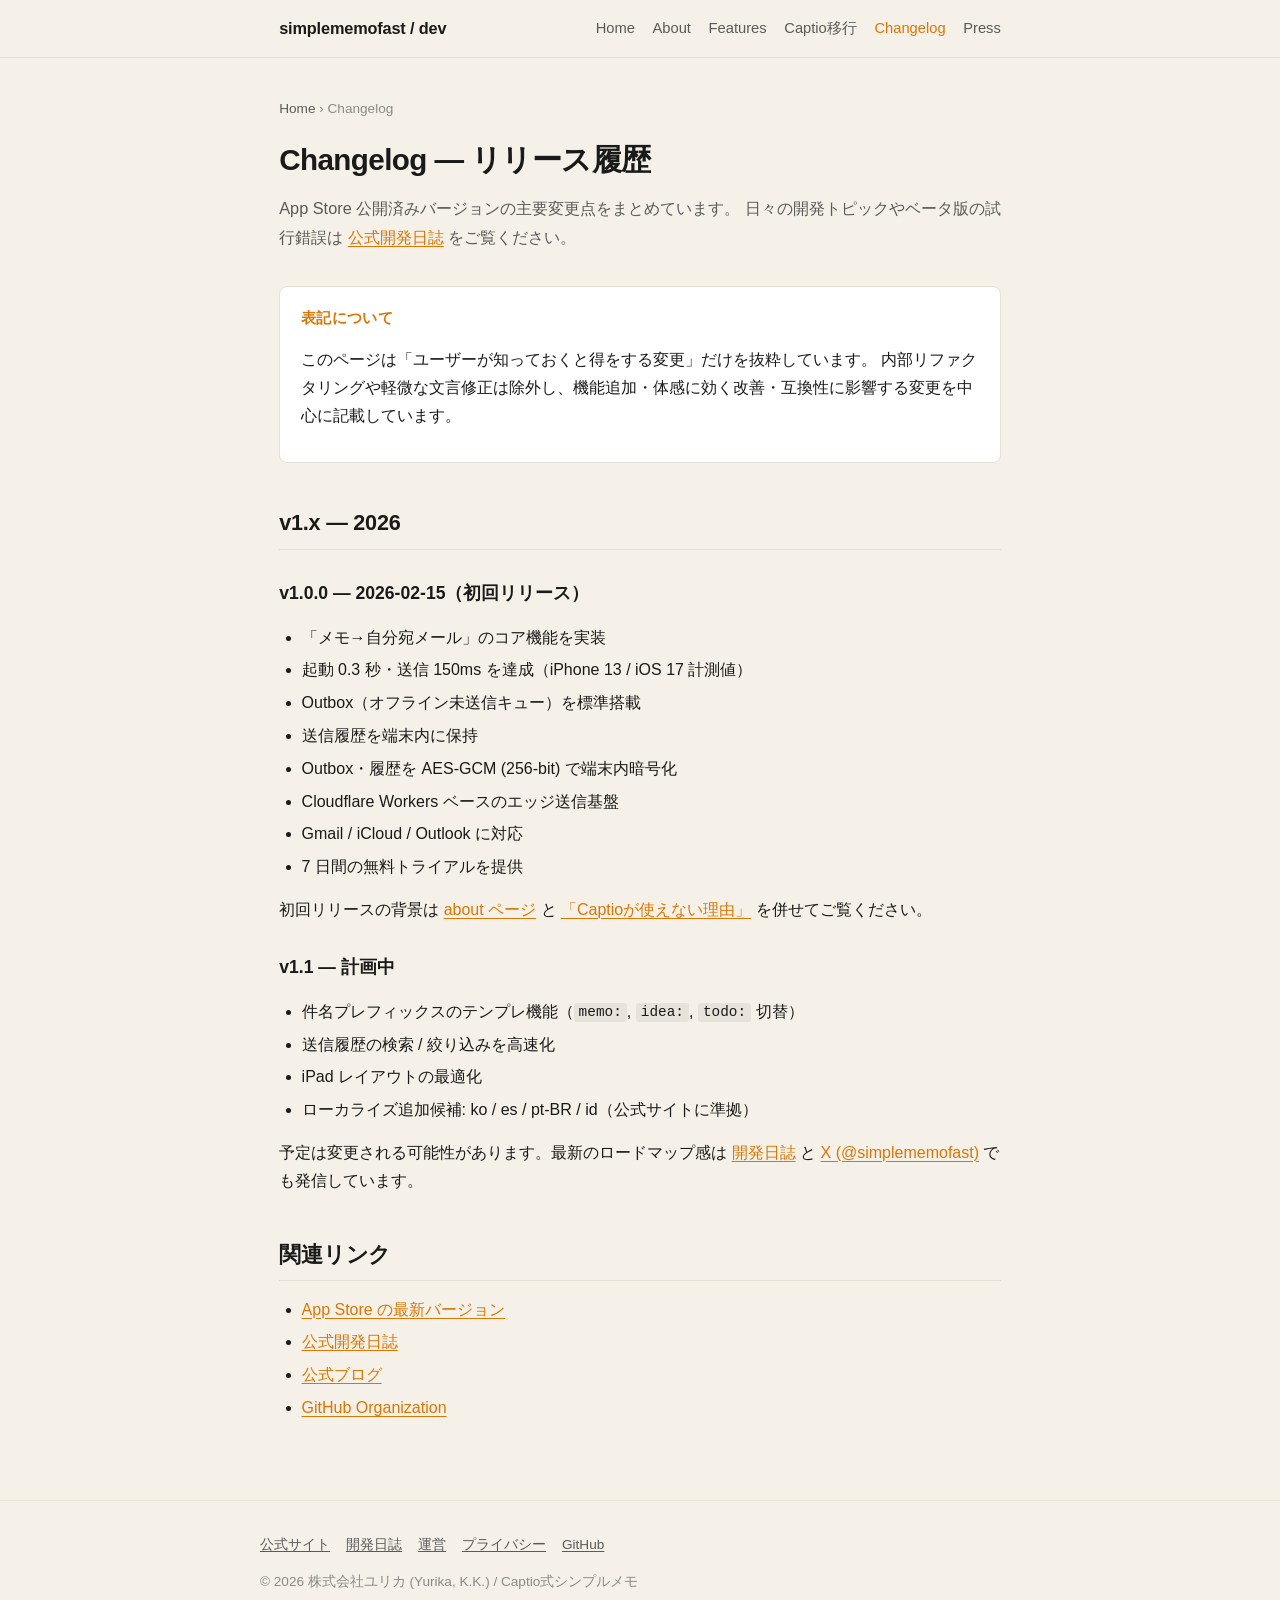
<file: changelog.html>
<!DOCTYPE html>
<html lang="ja">
<head>
<meta charset="UTF-8">
<meta name="viewport" content="width=device-width, initial-scale=1, viewport-fit=cover">
<title>Changelog — リリース履歴 | simplememofast Developer Hub</title>
<meta name="description" content="Captio式シンプルメモの主要リリース履歴。バージョンごとの追加機能・改善・修正点を時系列で公開しています。">
<meta name="robots" content="index,follow">
<link rel="canonical" href="https://simplememofast.github.io/changelog.html">

<meta property="og:type" content="article">
<meta property="og:locale" content="ja_JP">
<meta property="og:title" content="Changelog — リリース履歴 | simplememofast Developer Hub">
<meta property="og:description" content="Captio式シンプルメモのバージョン履歴。">
<meta property="og:url" content="https://simplememofast.github.io/changelog.html">

<link rel="stylesheet" href="/assets/css/style.css">

<script type="application/ld+json">
{
  "@context": "https://schema.org",
  "@type": "BreadcrumbList",
  "itemListElement": [
    { "@type": "ListItem", "position": 1, "name": "Home", "item": "https://simplememofast.github.io/" },
    { "@type": "ListItem", "position": 2, "name": "Changelog", "item": "https://simplememofast.github.io/changelog.html" }
  ]
}
</script>
</head>
<body>

<header class="site-header">
  <div class="inner">
    <a href="/" class="brand">simplememofast / dev</a>
    <nav>
      <a href="/">Home</a>
      <a href="/about.html">About</a>
      <a href="/features.html">Features</a>
      <a href="/captio-migration.html">Captio移行</a>
      <a href="/changelog.html" aria-current="page">Changelog</a>
      <a href="/press.html">Press</a>
    </nav>
  </div>
</header>

<main>
  <article>
    <nav class="breadcrumb" aria-label="breadcrumb">
      <a href="/">Home</a> › Changelog
    </nav>

    <header class="page-header">
      <h1>Changelog — リリース履歴</h1>
      <p class="lead">
        App Store 公開済みバージョンの主要変更点をまとめています。
        日々の開発トピックやベータ版の試行錯誤は <a href="https://simplememofast.com/devlog/">公式開発日誌</a> をご覧ください。
      </p>
    </header>

    <div class="callout">
      <div class="callout-title">表記について</div>
      <p>
        このページは「ユーザーが知っておくと得をする変更」だけを抜粋しています。
        内部リファクタリングや軽微な文言修正は除外し、機能追加・体感に効く改善・互換性に影響する変更を中心に記載しています。
      </p>
    </div>

    <h2>v1.x — 2026</h2>

    <h3>v1.0.0 — 2026-02-15（初回リリース）</h3>
    <ul>
      <li>「メモ→自分宛メール」のコア機能を実装</li>
      <li>起動 0.3 秒・送信 150ms を達成（iPhone 13 / iOS 17 計測値）</li>
      <li>Outbox（オフライン未送信キュー）を標準搭載</li>
      <li>送信履歴を端末内に保持</li>
      <li>Outbox・履歴を AES-GCM (256-bit) で端末内暗号化</li>
      <li>Cloudflare Workers ベースのエッジ送信基盤</li>
      <li>Gmail / iCloud / Outlook に対応</li>
      <li>7 日間の無料トライアルを提供</li>
    </ul>
    <p>
      初回リリースの背景は <a href="https://simplememofast.com/about/">about ページ</a> と
      <a href="https://simplememofast.com/blog/captio-discontinued">「Captioが使えない理由」</a> を併せてご覧ください。
    </p>

    <h3>v1.1 — 計画中</h3>
    <ul>
      <li>件名プレフィックスのテンプレ機能（<code>memo:</code>, <code>idea:</code>, <code>todo:</code> 切替）</li>
      <li>送信履歴の検索 / 絞り込みを高速化</li>
      <li>iPad レイアウトの最適化</li>
      <li>ローカライズ追加候補: ko / es / pt-BR / id（公式サイトに準拠）</li>
    </ul>
    <p>
      予定は変更される可能性があります。最新のロードマップ感は
      <a href="https://simplememofast.com/devlog/">開発日誌</a> と
      <a href="https://x.com/simplememofast">X (@simplememofast)</a> でも発信しています。
    </p>

    <h2>関連リンク</h2>
    <ul>
      <li><a href="https://apps.apple.com/jp/app/id6758438948">App Store の最新バージョン</a></li>
      <li><a href="https://simplememofast.com/devlog/">公式開発日誌</a></li>
      <li><a href="https://simplememofast.com/blog/">公式ブログ</a></li>
      <li><a href="https://github.com/simplememofast">GitHub Organization</a></li>
    </ul>
  </article>
</main>

<footer class="site-footer">
  <div class="inner">
    <div class="links">
      <a href="https://simplememofast.com/">公式サイト</a>
      <a href="https://simplememofast.com/devlog/">開発日誌</a>
      <a href="https://simplememofast.com/about/">運営</a>
      <a href="https://simplememofast.com/privacy">プライバシー</a>
      <a href="https://github.com/simplememofast">GitHub</a>
    </div>
    <div class="copy">© 2026 株式会社ユリカ (Yurika, K.K.) / Captio式シンプルメモ</div>
  </div>
</footer>

</body>
</html>
</file>
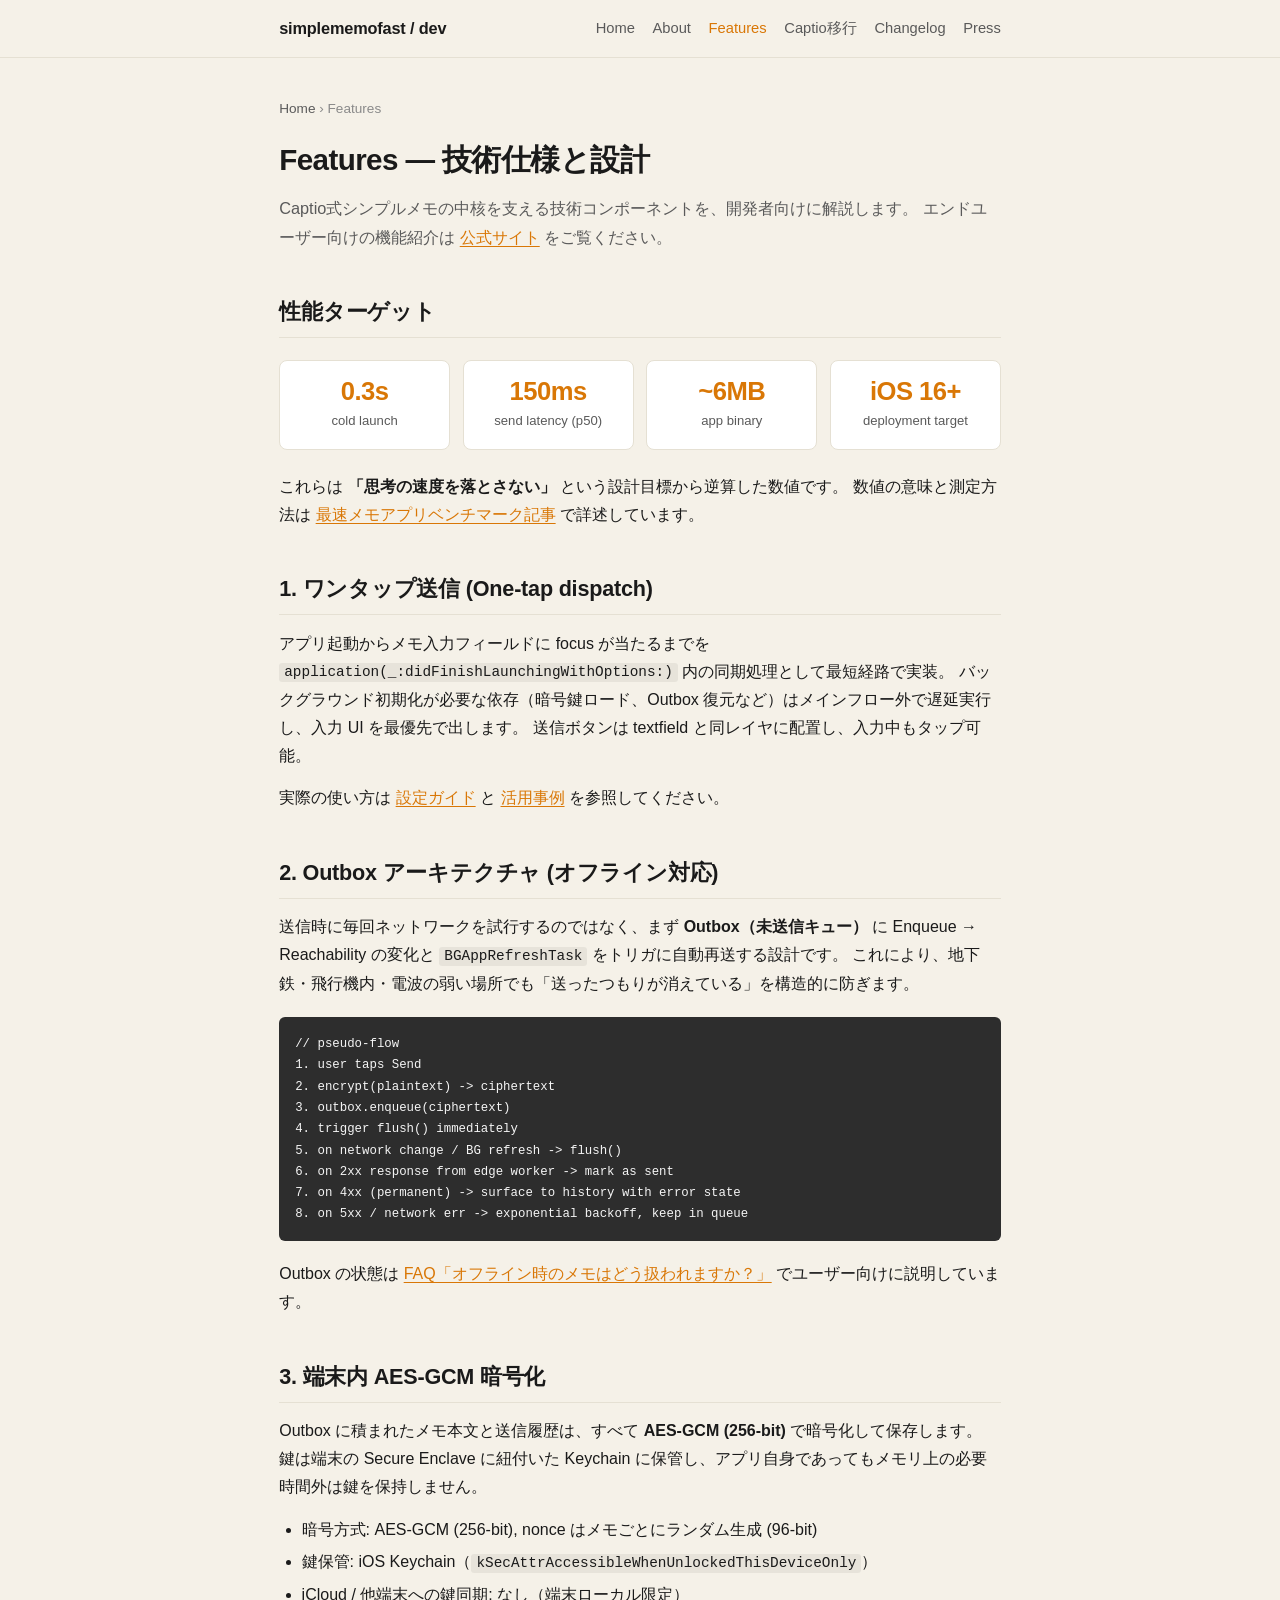
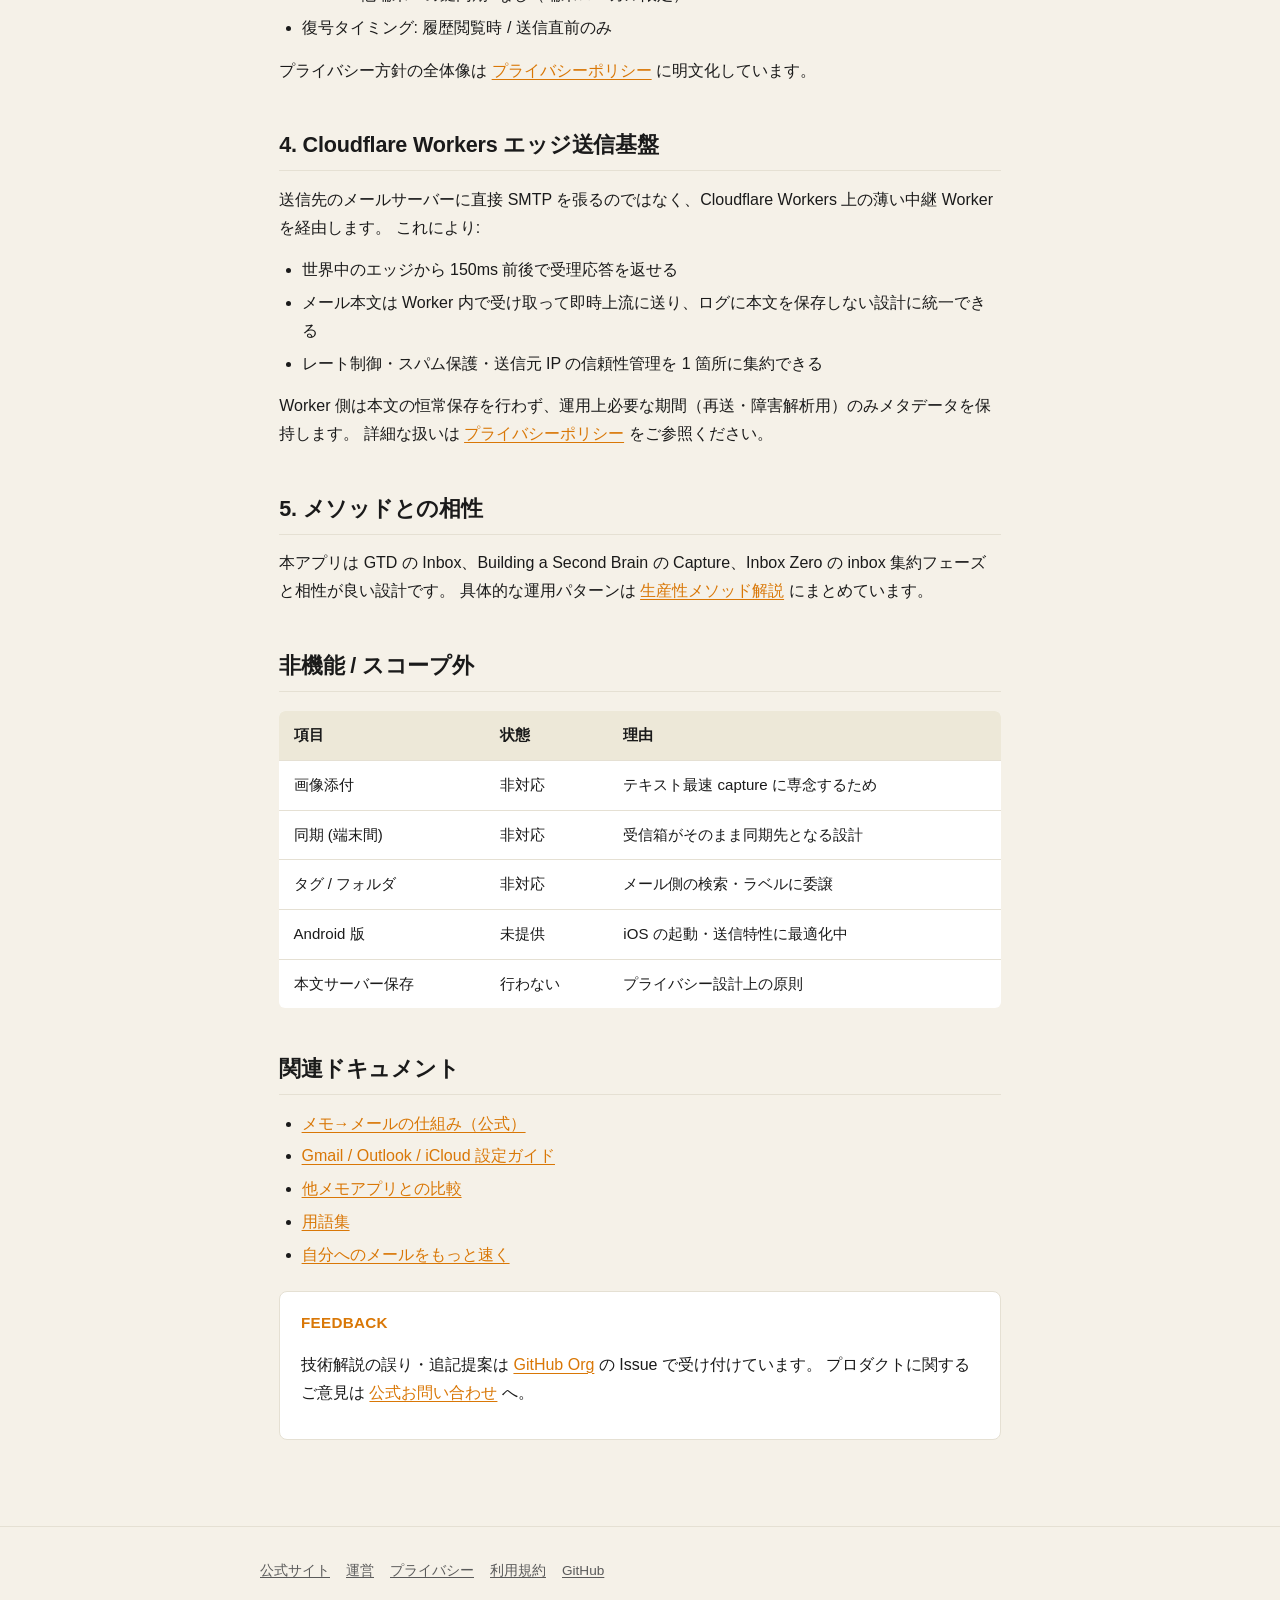
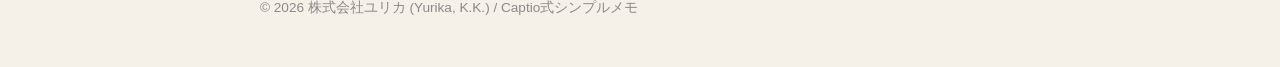
<file: features.html>
<!DOCTYPE html>
<html lang="ja">
<head>
<meta charset="UTF-8">
<meta name="viewport" content="width=device-width, initial-scale=1, viewport-fit=cover">
<title>Features — 技術仕様と設計 | simplememofast Developer Hub</title>
<meta name="description" content="Captio式シンプルメモの技術仕様。Outbox アーキテクチャ、AES-GCM 端末内暗号化、Cloudflare Workers エッジ送信、iOS 起動最適化、メール送信プロトコルなどを開発者向けに解説。">
<meta name="robots" content="index,follow">
<link rel="canonical" href="https://simplememofast.github.io/features.html">

<meta property="og:type" content="article">
<meta property="og:locale" content="ja_JP">
<meta property="og:title" content="Features — 技術仕様と設計 | simplememofast Developer Hub">
<meta property="og:description" content="Outbox / AES-GCM / Cloudflare Workers / iOS 起動最適化など、Captio式シンプルメモの技術仕様。">
<meta property="og:url" content="https://simplememofast.github.io/features.html">

<link rel="stylesheet" href="/assets/css/style.css">

<script type="application/ld+json">
{
  "@context": "https://schema.org",
  "@type": "TechArticle",
  "headline": "Captio式シンプルメモ 技術仕様",
  "description": "Outbox / AES-GCM / Cloudflare Workers / iOS 起動最適化など、本アプリの設計と実装に関する技術解説。",
  "author": {
    "@type": "Organization",
    "name": "株式会社ユリカ",
    "url": "https://simplememofast.com/about/"
  },
  "publisher": {
    "@type": "Organization",
    "name": "株式会社ユリカ",
    "url": "https://simplememofast.com/about/"
  },
  "mainEntityOfPage": "https://simplememofast.github.io/features.html"
}
</script>

<script type="application/ld+json">
{
  "@context": "https://schema.org",
  "@type": "BreadcrumbList",
  "itemListElement": [
    { "@type": "ListItem", "position": 1, "name": "Home", "item": "https://simplememofast.github.io/" },
    { "@type": "ListItem", "position": 2, "name": "Features", "item": "https://simplememofast.github.io/features.html" }
  ]
}
</script>
</head>
<body>

<header class="site-header">
  <div class="inner">
    <a href="/" class="brand">simplememofast / dev</a>
    <nav>
      <a href="/">Home</a>
      <a href="/about.html">About</a>
      <a href="/features.html" aria-current="page">Features</a>
      <a href="/captio-migration.html">Captio移行</a>
      <a href="/changelog.html">Changelog</a>
      <a href="/press.html">Press</a>
    </nav>
  </div>
</header>

<main>
  <article>
    <nav class="breadcrumb" aria-label="breadcrumb">
      <a href="/">Home</a> › Features
    </nav>

    <header class="page-header">
      <h1>Features — 技術仕様と設計</h1>
      <p class="lead">
        Captio式シンプルメモの中核を支える技術コンポーネントを、開発者向けに解説します。
        エンドユーザー向けの機能紹介は <a href="https://simplememofast.com/">公式サイト</a> をご覧ください。
      </p>
    </header>

    <h2>性能ターゲット</h2>
    <div class="stat-grid">
      <div class="stat">
        <div class="stat-num">0.3s</div>
        <div class="stat-label">cold launch</div>
      </div>
      <div class="stat">
        <div class="stat-num">150ms</div>
        <div class="stat-label">send latency (p50)</div>
      </div>
      <div class="stat">
        <div class="stat-num">~6MB</div>
        <div class="stat-label">app binary</div>
      </div>
      <div class="stat">
        <div class="stat-num">iOS 16+</div>
        <div class="stat-label">deployment target</div>
      </div>
    </div>
    <p>
      これらは <strong>「思考の速度を落とさない」</strong> という設計目標から逆算した数値です。
      数値の意味と測定方法は <a href="https://simplememofast.com/blog/fastest-memo-app-benchmark">最速メモアプリベンチマーク記事</a> で詳述しています。
    </p>

    <h2>1. ワンタップ送信 (One-tap dispatch)</h2>
    <p>
      アプリ起動からメモ入力フィールドに focus が当たるまでを <code>application(_:didFinishLaunchingWithOptions:)</code> 内の同期処理として最短経路で実装。
      バックグラウンド初期化が必要な依存（暗号鍵ロード、Outbox 復元など）はメインフロー外で遅延実行し、入力 UI を最優先で出します。
      送信ボタンは textfield と同レイヤに配置し、入力中もタップ可能。
    </p>
    <p>
      実際の使い方は <a href="https://simplememofast.com/guides/">設定ガイド</a> と
      <a href="https://simplememofast.com/use-cases/">活用事例</a> を参照してください。
    </p>

    <h2>2. Outbox アーキテクチャ (オフライン対応)</h2>
    <p>
      送信時に毎回ネットワークを試行するのではなく、まず <strong>Outbox（未送信キュー）</strong> に Enqueue → Reachability の変化と
      <code>BGAppRefreshTask</code> をトリガに自動再送する設計です。
      これにより、地下鉄・飛行機内・電波の弱い場所でも「送ったつもりが消えている」を構造的に防ぎます。
    </p>
    <pre><code>// pseudo-flow
1. user taps Send
2. encrypt(plaintext) -> ciphertext
3. outbox.enqueue(ciphertext)
4. trigger flush() immediately
5. on network change / BG refresh -> flush()
6. on 2xx response from edge worker -> mark as sent
7. on 4xx (permanent) -> surface to history with error state
8. on 5xx / network err -> exponential backoff, keep in queue</code></pre>
    <p>
      Outbox の状態は <a href="https://simplememofast.com/faq">FAQ「オフライン時のメモはどう扱われますか？」</a> でユーザー向けに説明しています。
    </p>

    <h2>3. 端末内 AES-GCM 暗号化</h2>
    <p>
      Outbox に積まれたメモ本文と送信履歴は、すべて <strong>AES-GCM (256-bit)</strong> で暗号化して保存します。
      鍵は端末の Secure Enclave に紐付いた Keychain に保管し、アプリ自身であってもメモリ上の必要時間外は鍵を保持しません。
    </p>
    <ul>
      <li>暗号方式: AES-GCM (256-bit), nonce はメモごとにランダム生成 (96-bit)</li>
      <li>鍵保管: iOS Keychain（<code>kSecAttrAccessibleWhenUnlockedThisDeviceOnly</code>）</li>
      <li>iCloud / 他端末への鍵同期: なし（端末ローカル限定）</li>
      <li>復号タイミング: 履歴閲覧時 / 送信直前のみ</li>
    </ul>
    <p>
      プライバシー方針の全体像は <a href="https://simplememofast.com/privacy">プライバシーポリシー</a> に明文化しています。
    </p>

    <h2>4. Cloudflare Workers エッジ送信基盤</h2>
    <p>
      送信先のメールサーバーに直接 SMTP を張るのではなく、Cloudflare Workers 上の薄い中継 Worker を経由します。
      これにより:
    </p>
    <ul>
      <li>世界中のエッジから 150ms 前後で受理応答を返せる</li>
      <li>メール本文は Worker 内で受け取って即時上流に送り、ログに本文を保存しない設計に統一できる</li>
      <li>レート制御・スパム保護・送信元 IP の信頼性管理を 1 箇所に集約できる</li>
    </ul>
    <p>
      Worker 側は本文の恒常保存を行わず、運用上必要な期間（再送・障害解析用）のみメタデータを保持します。
      詳細な扱いは <a href="https://simplememofast.com/privacy">プライバシーポリシー</a> をご参照ください。
    </p>

    <h2>5. メソッドとの相性</h2>
    <p>
      本アプリは GTD の Inbox、Building a Second Brain の Capture、Inbox Zero の inbox 集約フェーズと相性が良い設計です。
      具体的な運用パターンは <a href="https://simplememofast.com/methods/">生産性メソッド解説</a> にまとめています。
    </p>

    <h2>非機能 / スコープ外</h2>
    <table>
      <thead>
        <tr><th>項目</th><th>状態</th><th>理由</th></tr>
      </thead>
      <tbody>
        <tr><td>画像添付</td><td>非対応</td><td>テキスト最速 capture に専念するため</td></tr>
        <tr><td>同期 (端末間)</td><td>非対応</td><td>受信箱がそのまま同期先となる設計</td></tr>
        <tr><td>タグ / フォルダ</td><td>非対応</td><td>メール側の検索・ラベルに委譲</td></tr>
        <tr><td>Android 版</td><td>未提供</td><td>iOS の起動・送信特性に最適化中</td></tr>
        <tr><td>本文サーバー保存</td><td>行わない</td><td>プライバシー設計上の原則</td></tr>
      </tbody>
    </table>

    <h2>関連ドキュメント</h2>
    <ul>
      <li><a href="https://simplememofast.com/note-to-email/">メモ→メールの仕組み（公式）</a></li>
      <li><a href="https://simplememofast.com/guides/">Gmail / Outlook / iCloud 設定ガイド</a></li>
      <li><a href="https://simplememofast.com/vs/">他メモアプリとの比較</a></li>
      <li><a href="https://simplememofast.com/glossary/">用語集</a></li>
      <li><a href="https://simplememofast.com/blog/email-yourself-memo">自分へのメールをもっと速く</a></li>
    </ul>

    <div class="callout">
      <div class="callout-title">Feedback</div>
      <p>
        技術解説の誤り・追記提案は <a href="https://github.com/simplememofast">GitHub Org</a> の Issue で受け付けています。
        プロダクトに関するご意見は <a href="https://simplememofast.com/contact">公式お問い合わせ</a> へ。
      </p>
    </div>
  </article>
</main>

<footer class="site-footer">
  <div class="inner">
    <div class="links">
      <a href="https://simplememofast.com/">公式サイト</a>
      <a href="https://simplememofast.com/about/">運営</a>
      <a href="https://simplememofast.com/privacy">プライバシー</a>
      <a href="https://simplememofast.com/terms">利用規約</a>
      <a href="https://github.com/simplememofast">GitHub</a>
    </div>
    <div class="copy">© 2026 株式会社ユリカ (Yurika, K.K.) / Captio式シンプルメモ</div>
  </div>
</footer>

</body>
</html>
</file>
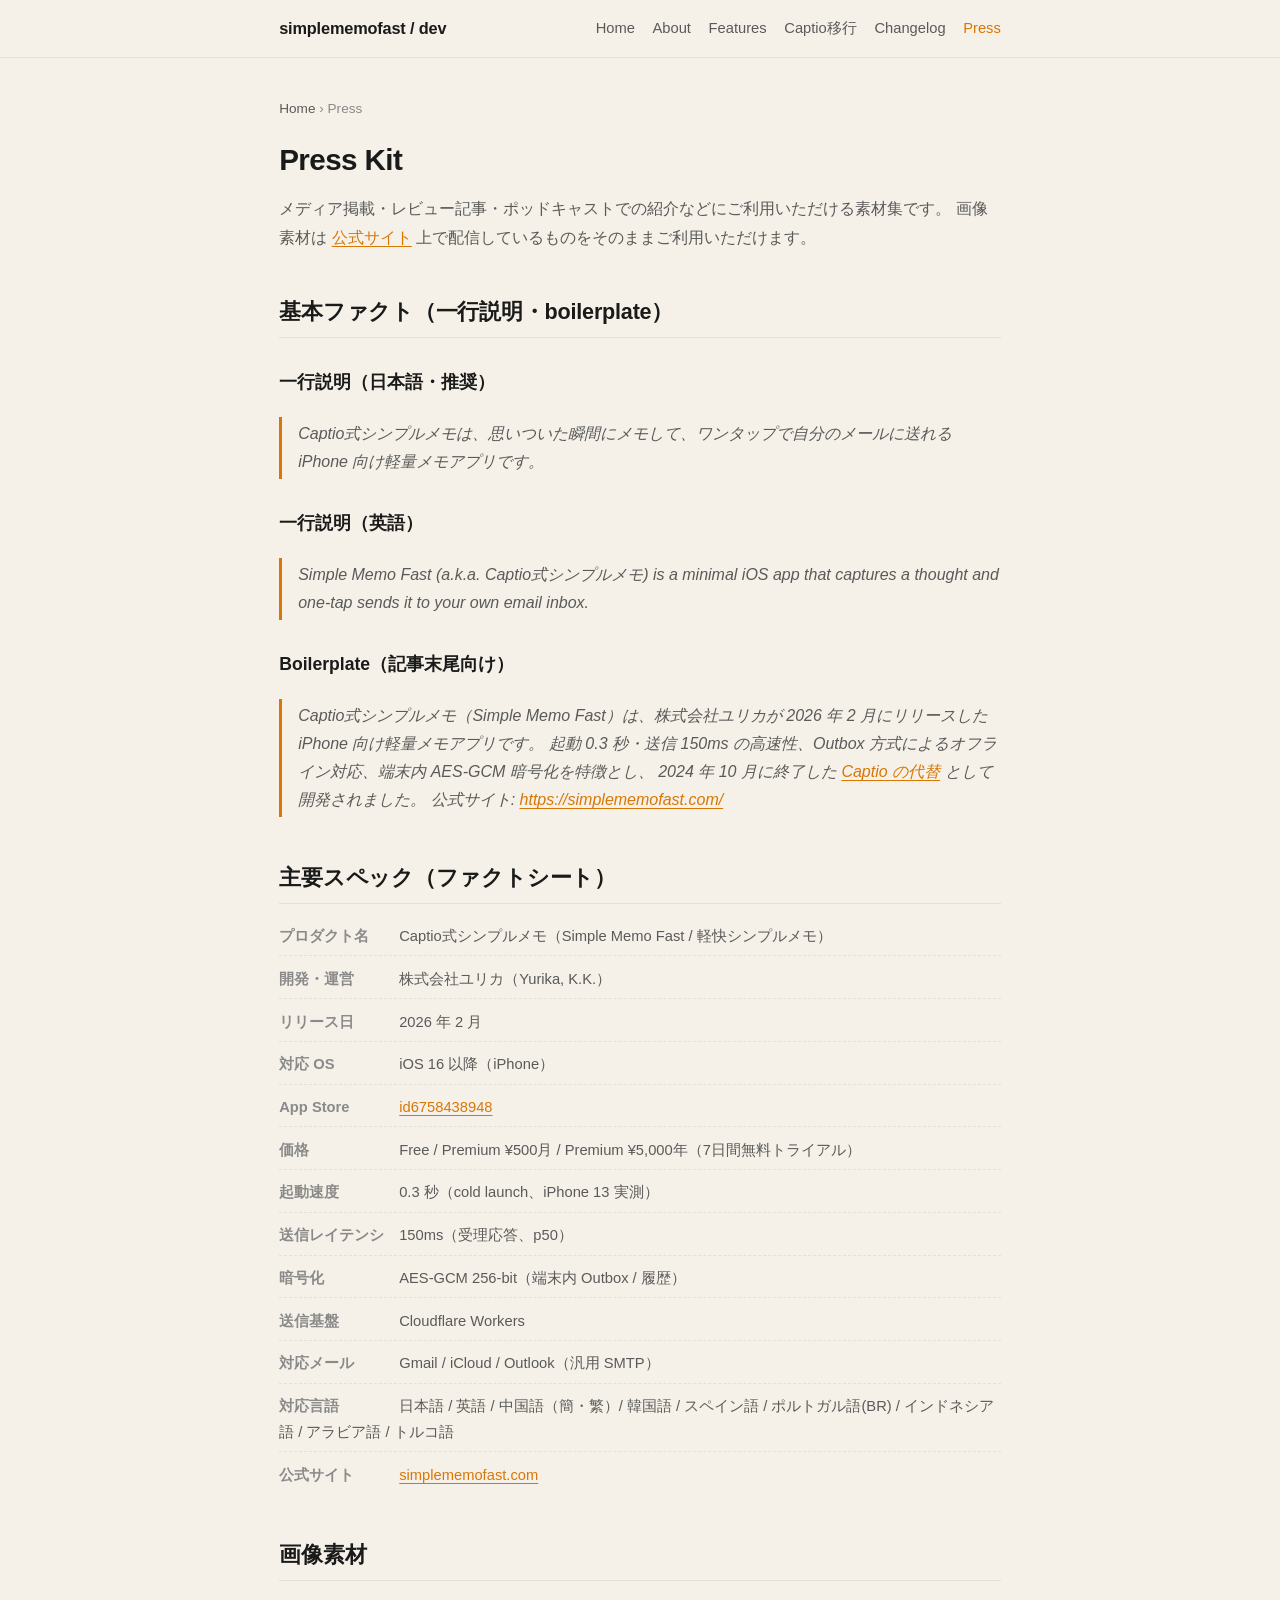
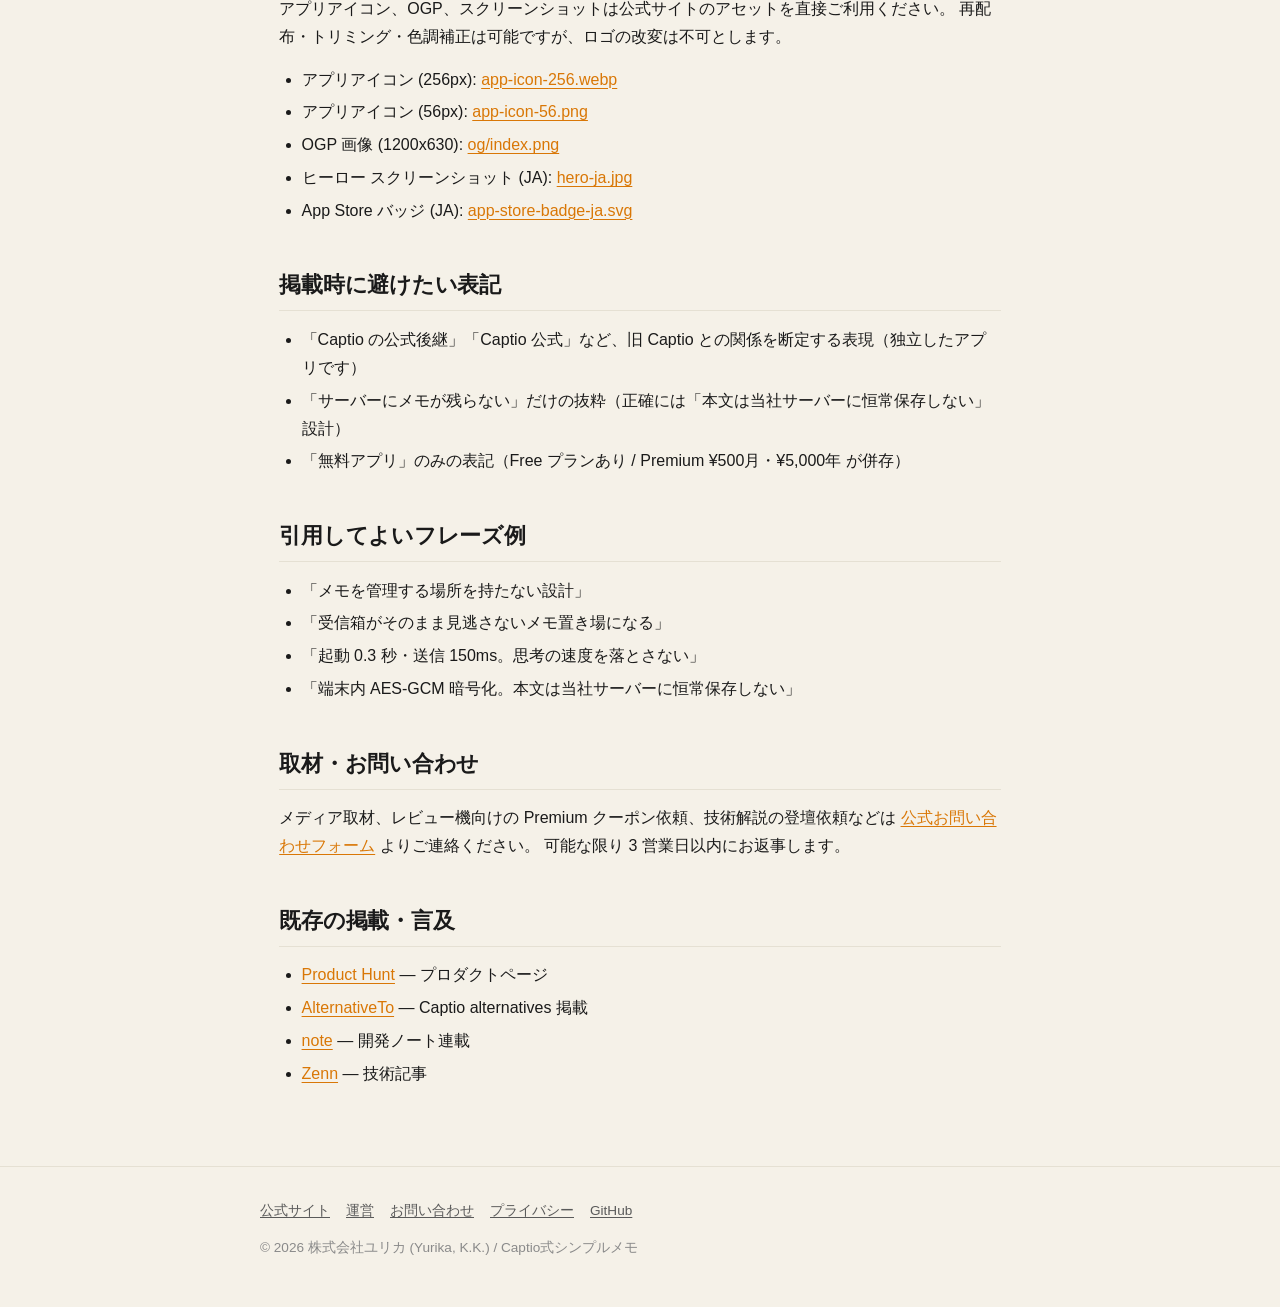
<file: press.html>
<!DOCTYPE html>
<html lang="ja">
<head>
<meta charset="UTF-8">
<meta name="viewport" content="width=device-width, initial-scale=1, viewport-fit=cover">
<title>Press Kit — メディア・ブロガー向け素材 | simplememofast Developer Hub</title>
<meta name="description" content="Captio式シンプルメモのプレスキット。ロゴ・スクリーンショット・boilerplate・基本ファクト・連絡先。メディア掲載・レビュー記事執筆時にご利用ください。">
<meta name="robots" content="index,follow">
<link rel="canonical" href="https://simplememofast.github.io/press.html">

<meta property="og:type" content="article">
<meta property="og:locale" content="ja_JP">
<meta property="og:title" content="Press Kit | simplememofast Developer Hub">
<meta property="og:description" content="ロゴ・スクリーンショット・boilerplate・連絡先などのメディア向け素材。">
<meta property="og:url" content="https://simplememofast.github.io/press.html">

<link rel="stylesheet" href="/assets/css/style.css">

<script type="application/ld+json">
{
  "@context": "https://schema.org",
  "@type": "BreadcrumbList",
  "itemListElement": [
    { "@type": "ListItem", "position": 1, "name": "Home", "item": "https://simplememofast.github.io/" },
    { "@type": "ListItem", "position": 2, "name": "Press", "item": "https://simplememofast.github.io/press.html" }
  ]
}
</script>
</head>
<body>

<header class="site-header">
  <div class="inner">
    <a href="/" class="brand">simplememofast / dev</a>
    <nav>
      <a href="/">Home</a>
      <a href="/about.html">About</a>
      <a href="/features.html">Features</a>
      <a href="/captio-migration.html">Captio移行</a>
      <a href="/changelog.html">Changelog</a>
      <a href="/press.html" aria-current="page">Press</a>
    </nav>
  </div>
</header>

<main>
  <article>
    <nav class="breadcrumb" aria-label="breadcrumb">
      <a href="/">Home</a> › Press
    </nav>

    <header class="page-header">
      <h1>Press Kit</h1>
      <p class="lead">
        メディア掲載・レビュー記事・ポッドキャストでの紹介などにご利用いただける素材集です。
        画像素材は <a href="https://simplememofast.com/">公式サイト</a> 上で配信しているものをそのままご利用いただけます。
      </p>
    </header>

    <h2>基本ファクト（一行説明・boilerplate）</h2>

    <h3>一行説明（日本語・推奨）</h3>
    <blockquote>
      Captio式シンプルメモは、思いついた瞬間にメモして、ワンタップで自分のメールに送れる iPhone 向け軽量メモアプリです。
    </blockquote>

    <h3>一行説明（英語）</h3>
    <blockquote>
      Simple Memo Fast (a.k.a. Captio式シンプルメモ) is a minimal iOS app that captures a thought and one-tap sends it to your own email inbox.
    </blockquote>

    <h3>Boilerplate（記事末尾向け）</h3>
    <blockquote>
      Captio式シンプルメモ（Simple Memo Fast）は、株式会社ユリカが 2026 年 2 月にリリースした iPhone 向け軽量メモアプリです。
      起動 0.3 秒・送信 150ms の高速性、Outbox 方式によるオフライン対応、端末内 AES-GCM 暗号化を特徴とし、
      2024 年 10 月に終了した <a href="https://simplememofast.com/captio-alternative/">Captio の代替</a> として開発されました。
      公式サイト: <a href="https://simplememofast.com/">https://simplememofast.com/</a>
    </blockquote>

    <h2>主要スペック（ファクトシート）</h2>
    <ul class="meta-list">
      <li><span class="k">プロダクト名</span>Captio式シンプルメモ（Simple Memo Fast / 軽快シンプルメモ）</li>
      <li><span class="k">開発・運営</span>株式会社ユリカ（Yurika, K.K.）</li>
      <li><span class="k">リリース日</span>2026 年 2 月</li>
      <li><span class="k">対応 OS</span>iOS 16 以降（iPhone）</li>
      <li><span class="k">App Store</span><a href="https://apps.apple.com/jp/app/id6758438948">id6758438948</a></li>
      <li><span class="k">価格</span>Free / Premium ¥500月 / Premium ¥5,000年（7日間無料トライアル）</li>
      <li><span class="k">起動速度</span>0.3 秒（cold launch、iPhone 13 実測）</li>
      <li><span class="k">送信レイテンシ</span>150ms（受理応答、p50）</li>
      <li><span class="k">暗号化</span>AES-GCM 256-bit（端末内 Outbox / 履歴）</li>
      <li><span class="k">送信基盤</span>Cloudflare Workers</li>
      <li><span class="k">対応メール</span>Gmail / iCloud / Outlook（汎用 SMTP）</li>
      <li><span class="k">対応言語</span>日本語 / 英語 / 中国語（簡・繁）/ 韓国語 / スペイン語 / ポルトガル語(BR) / インドネシア語 / アラビア語 / トルコ語</li>
      <li><span class="k">公式サイト</span><a href="https://simplememofast.com/">simplememofast.com</a></li>
    </ul>

    <h2>画像素材</h2>
    <p>
      アプリアイコン、OGP、スクリーンショットは公式サイトのアセットを直接ご利用ください。
      再配布・トリミング・色調補正は可能ですが、ロゴの改変は不可とします。
    </p>
    <ul>
      <li>アプリアイコン (256px): <a href="https://simplememofast.com/assets/img/app-icon-256.webp">app-icon-256.webp</a></li>
      <li>アプリアイコン (56px): <a href="https://simplememofast.com/assets/img/app-icon-56.png">app-icon-56.png</a></li>
      <li>OGP 画像 (1200x630): <a href="https://simplememofast.com/assets/img/og/index.png">og/index.png</a></li>
      <li>ヒーロー スクリーンショット (JA): <a href="https://simplememofast.com/assets/img/hero-ja.jpg">hero-ja.jpg</a></li>
      <li>App Store バッジ (JA): <a href="https://simplememofast.com/assets/img/app-store-badge-ja.svg">app-store-badge-ja.svg</a></li>
    </ul>

    <h2>掲載時に避けたい表記</h2>
    <ul>
      <li>「Captio の公式後継」「Captio 公式」など、旧 Captio との関係を断定する表現（独立したアプリです）</li>
      <li>「サーバーにメモが残らない」だけの抜粋（正確には「本文は当社サーバーに恒常保存しない」設計）</li>
      <li>「無料アプリ」のみの表記（Free プランあり / Premium ¥500月・¥5,000年 が併存）</li>
    </ul>

    <h2>引用してよいフレーズ例</h2>
    <ul>
      <li>「メモを管理する場所を持たない設計」</li>
      <li>「受信箱がそのまま見逃さないメモ置き場になる」</li>
      <li>「起動 0.3 秒・送信 150ms。思考の速度を落とさない」</li>
      <li>「端末内 AES-GCM 暗号化。本文は当社サーバーに恒常保存しない」</li>
    </ul>

    <h2>取材・お問い合わせ</h2>
    <p>
      メディア取材、レビュー機向けの Premium クーポン依頼、技術解説の登壇依頼などは
      <a href="https://simplememofast.com/contact">公式お問い合わせフォーム</a> よりご連絡ください。
      可能な限り 3 営業日以内にお返事します。
    </p>

    <h2>既存の掲載・言及</h2>
    <ul>
      <li><a href="https://www.producthunt.com/products/simplememo">Product Hunt</a> — プロダクトページ</li>
      <li><a href="https://alternativeto.net/software/simplememo/">AlternativeTo</a> — Captio alternatives 掲載</li>
      <li><a href="https://note.com/simplememo">note</a> — 開発ノート連載</li>
      <li><a href="https://zenn.dev/simplememo">Zenn</a> — 技術記事</li>
    </ul>
  </article>
</main>

<footer class="site-footer">
  <div class="inner">
    <div class="links">
      <a href="https://simplememofast.com/">公式サイト</a>
      <a href="https://simplememofast.com/about/">運営</a>
      <a href="https://simplememofast.com/contact">お問い合わせ</a>
      <a href="https://simplememofast.com/privacy">プライバシー</a>
      <a href="https://github.com/simplememofast">GitHub</a>
    </div>
    <div class="copy">© 2026 株式会社ユリカ (Yurika, K.K.) / Captio式シンプルメモ</div>
  </div>
</footer>

</body>
</html>
</file>
<file: assets/css/style.css>
/* Captio式シンプルメモ — Developer Hub
   simplememofast.github.io
   Last updated: 2026-05-25
*/

* { box-sizing: border-box; margin: 0; padding: 0; }

:root {
  --bg: #F5F1E8;
  --bg-card: #FFFFFF;
  --text: #1a1a1a;
  --text-muted: #5a5a5a;
  --text-soft: #8a8a8a;
  --accent: #d97706;
  --accent-hover: #b45309;
  --border: #e5e0d3;
  --code-bg: #2d2d2d;
  --code-text: #f5f5f5;
  --max: 760px;
}

html {
  font-size: 16px;
  scroll-behavior: smooth;
  -webkit-text-size-adjust: 100%;
}

body {
  background: var(--bg);
  color: var(--text);
  font-family: -apple-system, BlinkMacSystemFont, "Hiragino Sans", "Hiragino Kaku Gothic ProN", "Noto Sans JP", "Yu Gothic", "Meiryo", sans-serif;
  line-height: 1.75;
  font-feature-settings: "palt";
  padding: 0;
}

header.site-header {
  border-bottom: 1px solid var(--border);
  background: var(--bg);
  position: sticky;
  top: 0;
  z-index: 10;
  backdrop-filter: saturate(180%) blur(8px);
  -webkit-backdrop-filter: saturate(180%) blur(8px);
}

header.site-header .inner {
  max-width: var(--max);
  margin: 0 auto;
  padding: 0.9rem 1.2rem;
  display: flex;
  align-items: center;
  justify-content: space-between;
  gap: 1rem;
  flex-wrap: wrap;
}

header.site-header .brand {
  font-weight: 700;
  font-size: 1.02rem;
  color: var(--text);
  text-decoration: none;
  letter-spacing: -0.01em;
}

header.site-header nav {
  display: flex;
  gap: 1.1rem;
  flex-wrap: wrap;
}

header.site-header nav a {
  color: var(--text-muted);
  text-decoration: none;
  font-size: 0.92rem;
  transition: color 0.15s;
}

header.site-header nav a:hover,
header.site-header nav a[aria-current="page"] {
  color: var(--accent);
}

main {
  max-width: var(--max);
  margin: 0 auto;
  padding: 2.4rem 1.2rem 4rem;
}

article > header.page-header {
  margin-bottom: 2.2rem;
}

article > header.page-header h1 {
  font-size: 1.85rem;
  line-height: 1.35;
  margin-bottom: 0.6rem;
  letter-spacing: -0.02em;
}

article > header.page-header .lead {
  color: var(--text-muted);
  font-size: 1.02rem;
}

h2 {
  font-size: 1.35rem;
  margin-top: 2.6rem;
  margin-bottom: 0.9rem;
  letter-spacing: -0.01em;
  padding-bottom: 0.4rem;
  border-bottom: 1px solid var(--border);
}

h3 {
  font-size: 1.1rem;
  margin-top: 1.8rem;
  margin-bottom: 0.6rem;
}

p { margin: 0.9rem 0; }

a {
  color: var(--accent);
  text-decoration: underline;
  text-underline-offset: 0.18em;
  text-decoration-thickness: 0.07em;
}

a:hover { color: var(--accent-hover); }

ul, ol { margin: 0.9rem 0 0.9rem 1.4rem; }
li { margin: 0.3rem 0; }

table {
  width: 100%;
  border-collapse: collapse;
  margin: 1.2rem 0;
  font-size: 0.94rem;
  background: var(--bg-card);
  border-radius: 6px;
  overflow: hidden;
}

th, td {
  padding: 0.7rem 0.9rem;
  text-align: left;
  border-bottom: 1px solid var(--border);
  vertical-align: top;
}

th {
  background: #ede8d8;
  font-weight: 600;
}

tr:last-child td { border-bottom: none; }

code {
  background: rgba(0,0,0,0.06);
  padding: 0.1em 0.35em;
  border-radius: 3px;
  font-family: "SF Mono", "Menlo", "Consolas", monospace;
  font-size: 0.9em;
}

pre {
  background: var(--code-bg);
  color: var(--code-text);
  padding: 1rem;
  border-radius: 6px;
  overflow-x: auto;
  font-size: 0.86rem;
  line-height: 1.55;
  margin: 1.2rem 0;
}

pre code {
  background: transparent;
  padding: 0;
  color: inherit;
}

blockquote {
  border-left: 3px solid var(--accent);
  padding: 0.2rem 0 0.2rem 1rem;
  margin: 1.2rem 0;
  color: var(--text-muted);
  font-style: italic;
}

.callout {
  background: var(--bg-card);
  border: 1px solid var(--border);
  border-radius: 8px;
  padding: 1.1rem 1.3rem;
  margin: 1.4rem 0;
}

.callout-title {
  font-weight: 700;
  font-size: 0.95rem;
  margin-bottom: 0.3rem;
  letter-spacing: 0.02em;
  text-transform: uppercase;
  color: var(--accent);
}

.btn {
  display: inline-block;
  background: var(--accent);
  color: #fff;
  padding: 0.6rem 1.2rem;
  border-radius: 6px;
  text-decoration: none;
  font-weight: 600;
  font-size: 0.95rem;
  margin: 0.3rem 0.4rem 0.3rem 0;
  transition: background 0.15s;
}

.btn:hover {
  background: var(--accent-hover);
  color: #fff;
}

.btn.secondary {
  background: transparent;
  color: var(--accent);
  border: 1px solid var(--accent);
}

.btn.secondary:hover {
  background: var(--accent);
  color: #fff;
}

.stat-grid {
  display: grid;
  grid-template-columns: repeat(auto-fit, minmax(160px, 1fr));
  gap: 0.8rem;
  margin: 1.4rem 0;
}

.stat {
  background: var(--bg-card);
  border: 1px solid var(--border);
  border-radius: 8px;
  padding: 1rem;
  text-align: center;
}

.stat-num {
  font-size: 1.6rem;
  font-weight: 700;
  color: var(--accent);
  letter-spacing: -0.02em;
  line-height: 1.1;
}

.stat-label {
  font-size: 0.82rem;
  color: var(--text-muted);
  margin-top: 0.3rem;
}

.meta-list {
  list-style: none;
  margin-left: 0;
  font-size: 0.92rem;
  color: var(--text-muted);
}

.meta-list li {
  padding: 0.35rem 0;
  border-bottom: 1px dashed var(--border);
}

.meta-list li:last-child { border-bottom: none; }

.meta-list .k {
  display: inline-block;
  width: 7.5rem;
  color: var(--text-soft);
  font-weight: 600;
}

footer.site-footer {
  border-top: 1px solid var(--border);
  padding: 2rem 1.2rem 3rem;
  font-size: 0.85rem;
  color: var(--text-muted);
}

footer.site-footer .inner {
  max-width: var(--max);
  margin: 0 auto;
}

footer.site-footer .links {
  display: flex;
  gap: 1rem;
  flex-wrap: wrap;
  margin-bottom: 0.8rem;
}

footer.site-footer .links a {
  color: var(--text-muted);
}

footer.site-footer .copy {
  color: var(--text-soft);
}

.breadcrumb {
  font-size: 0.85rem;
  color: var(--text-soft);
  margin-bottom: 1.2rem;
}

.breadcrumb a {
  color: var(--text-muted);
  text-decoration: none;
}

.breadcrumb a:hover { color: var(--accent); }

@media (max-width: 560px) {
  article > header.page-header h1 { font-size: 1.55rem; }
  h2 { font-size: 1.2rem; }
  header.site-header nav { gap: 0.7rem; }
  header.site-header nav a { font-size: 0.85rem; }
}

@media (prefers-color-scheme: dark) {
  :root {
    --bg: #1a1815;
    --bg-card: #24211c;
    --text: #ece8df;
    --text-muted: #b0aca0;
    --text-soft: #7a766c;
    --accent: #f59e0b;
    --accent-hover: #fbbf24;
    --border: #3a362f;
  }
  th { background: #2d2a23; }
}
</file>
